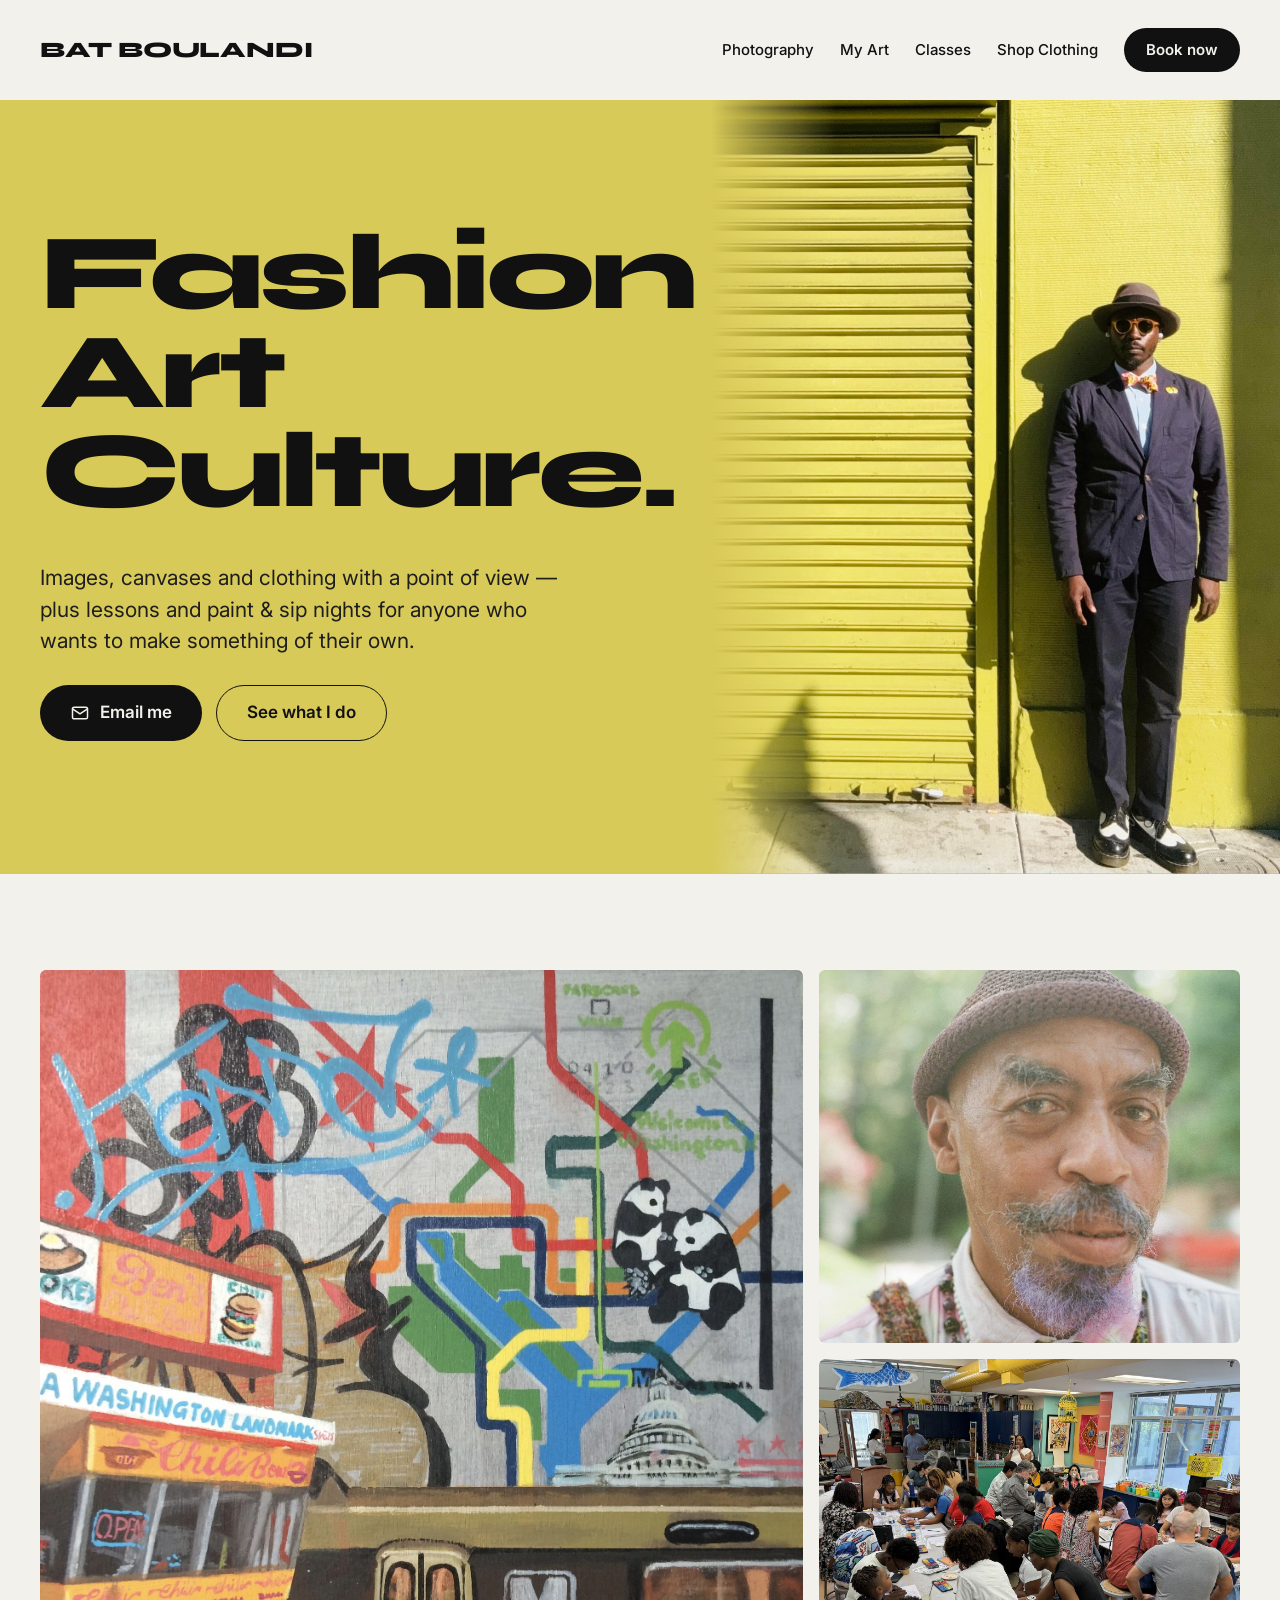
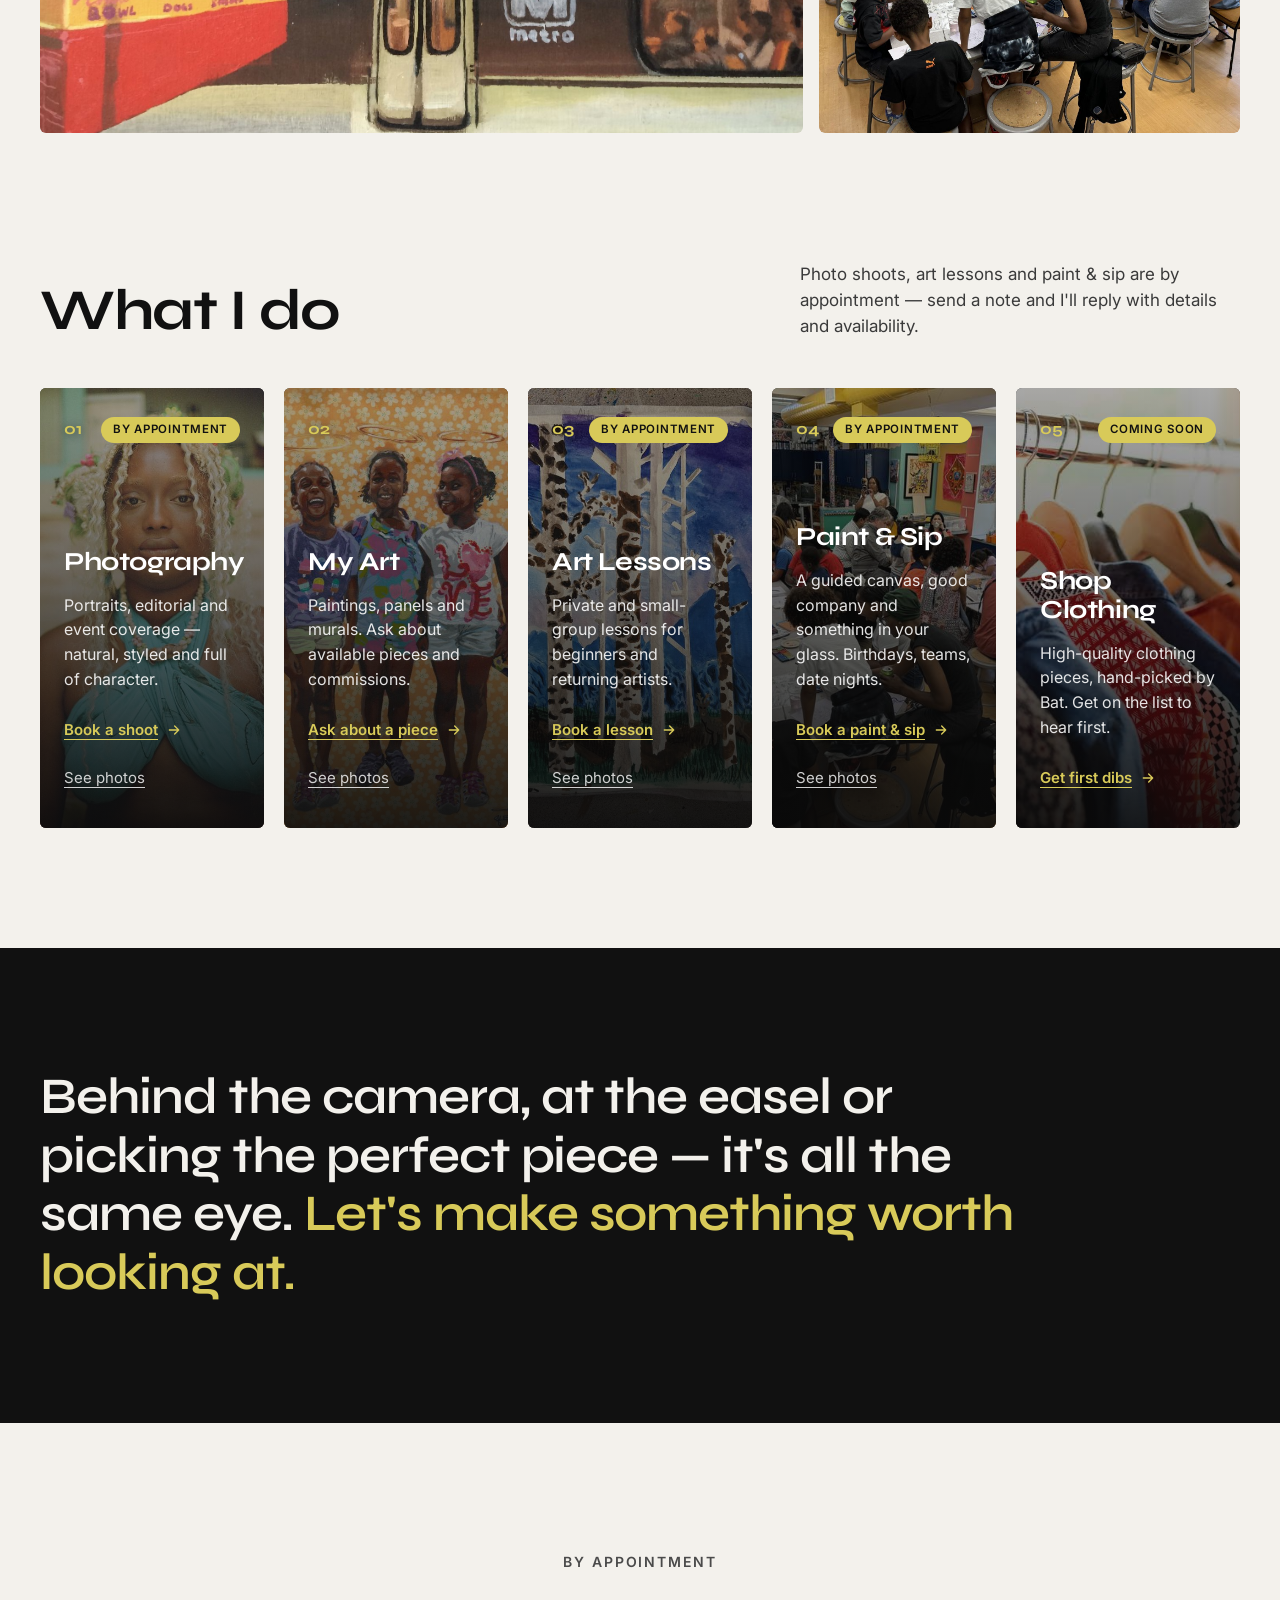
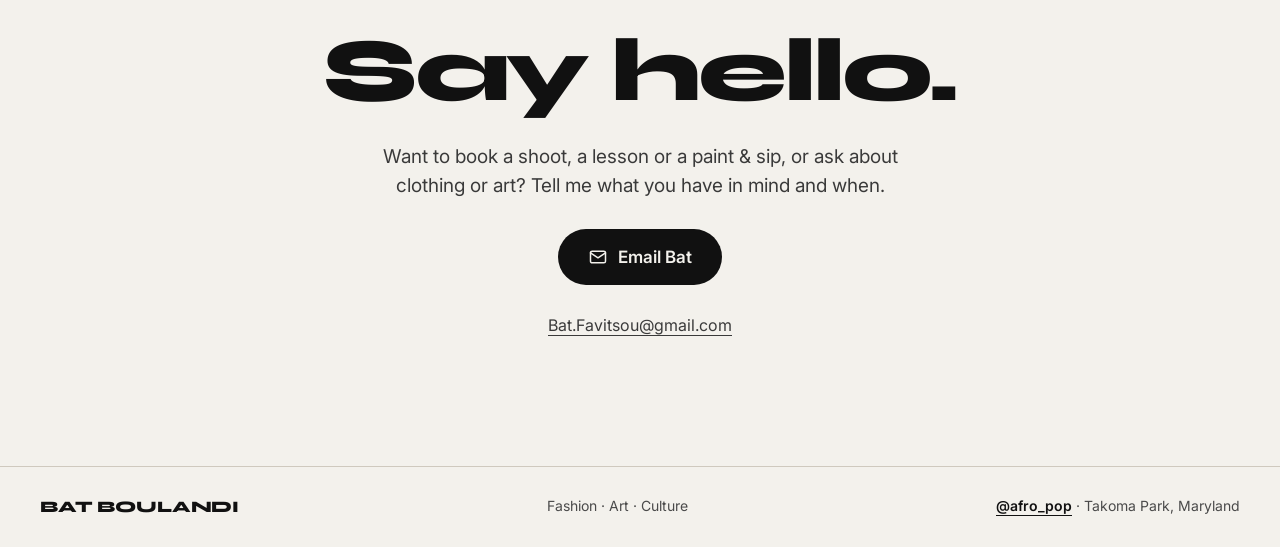
<file: index.html>
<!doctype html>
<html lang="en">
<head>
<meta charset="utf-8">
<meta name="viewport" content="width=device-width, initial-scale=1">
<title>Bat Boulandi — Fashion · Art · Culture</title>
<meta name="description" content="Bat Boulandi — photography, art, lessons, paint &amp; sip and clothing in Takoma Park, Maryland.">
<link rel="preconnect" href="https://fonts.googleapis.com">
<link rel="stylesheet" href="https://fonts.googleapis.com/css2?family=Syne:wght@500;600;700;800&amp;family=Inter:wght@400;500;600&amp;display=swap">
<link rel="stylesheet" href="styles.css">
</head>
<body>
<header class="wrap header">
  <a href="index.html" class="logo">BAT BOULANDI</a>
  <nav class="nav" aria-label="Main">
    <a href="photography.html" class="navlink">Photography</a><a href="art.html" class="navlink">My Art</a><a href="classes.html" class="navlink">Classes</a><a href="clothing.html" class="navlink">Shop Clothing</a>
    <a href="book.html" class="btn btn-dark btn-sm">Book now</a>
  </nav>
</header>
<main>
<section class="hero-wall">
  <div class="hero-wall-in">
    <div class="hero-copy">
  <h1 class="h-hero">Fashion<br>Art<br>Culture<span class="dot">.</span></h1>
  <div class="hero-row">
    <p class="lede">Images, canvases and clothing with a point of view — plus lessons and paint &amp; sip nights for anyone who wants to make something of their own.</p>
    <div class="ctas"><a href="mailto:Bat.Favitsou@gmail.com?subject=Hello%20Bat" class="btn btn-dark"><svg aria-hidden="true" width="20" height="20" viewBox="0 0 24 24" fill="none" stroke="currentColor" stroke-width="1.8" stroke-linecap="round" stroke-linejoin="round"><rect x="3" y="5" width="18" height="14" rx="2"></rect><path d="M3 7l9 6 9-6"></path></svg>Email me</a><a href="#services" class="btn btn-line">See what I do</a></div>
  </div>
</div>
    <figure class="hero-photo"><img src="images/bat-yellow-wall.jpg" alt="Bat Boulandi in a navy suit, fedora and bow tie against a yellow wall" width="944" height="1263" fetchpriority="high"></figure>
  </div>
</section>
<section class="wrap strip">
  <a href="art.html" class="strip-big"><img src="images/art/paintings-01.jpg" alt="Painting of DC: Metro map, Ben&#x27;s Chili Bowl and a Metro train"></a>
  <div class="strip-col">
    <a href="photography.html"><img src="images/photography/photography-05.jpg" alt="Portrait of an older man in a knit cap and bow tie"></a>
    <a href="classes.html#paint-sip"><img src="images/paint-sip/paint-sip-01.jpg" alt="A full room at a paint &amp; sip"></a>
  </div>
</section>
<section id="services" class="wrap services">
  <div class="sec-head"><h2 class="h2">What I do</h2><p>Photo shoots, art lessons and paint &amp; sip are by appointment — send a note and I'll reply with details and availability.</p></div>
  <div class="cards"><article class="card card-img"><img class="card-bg" src="images/photography/thumbs/photography-01.jpg" alt="" loading="lazy"><div class="card-shade" aria-hidden="true"></div>
  <div class="card-top"><span class="num">01</span><span class="badge">By appointment</span></div>
  <h3><a href="photography.html" class="card-title">Photography</a></h3>
  <p>Portraits, editorial and event coverage — natural, styled and full of character.</p>
  <div class="card-links"><a href="book.html?type=shoot" class="card-cta">Book a shoot <svg aria-hidden="true" width="16" height="16" viewBox="0 0 24 24" fill="none" stroke="currentColor" stroke-width="2" stroke-linecap="round" stroke-linejoin="round"><path d="M5 12h14M13 6l6 6-6 6"></path></svg></a><a href="photography.html" class="card-more">See photos</a></div>
</article><article class="card card-img"><img class="card-bg" src="images/art/thumbs/paintings-02.jpg" alt="" loading="lazy"><div class="card-shade" aria-hidden="true"></div>
  <div class="card-top"><span class="num">02</span></div>
  <h3><a href="art.html" class="card-title">My Art</a></h3>
  <p>Paintings, panels and murals. Ask about available pieces and commissions.</p>
  <div class="card-links"><a href="mailto:Bat.Favitsou@gmail.com?subject=Art%20inquiry" class="card-cta">Ask about a piece <svg aria-hidden="true" width="16" height="16" viewBox="0 0 24 24" fill="none" stroke="currentColor" stroke-width="2" stroke-linecap="round" stroke-linejoin="round"><path d="M5 12h14M13 6l6 6-6 6"></path></svg></a><a href="art.html" class="card-more">See photos</a></div>
</article><article class="card card-img"><img class="card-bg" src="images/lessons/thumbs/lessons-03.jpg" alt="" loading="lazy"><div class="card-shade" aria-hidden="true"></div>
  <div class="card-top"><span class="num">03</span><span class="badge">By appointment</span></div>
  <h3><a href="classes.html#lessons" class="card-title">Art Lessons</a></h3>
  <p>Private and small-group lessons for beginners and returning artists.</p>
  <div class="card-links"><a href="book.html?type=lesson" class="card-cta">Book a lesson <svg aria-hidden="true" width="16" height="16" viewBox="0 0 24 24" fill="none" stroke="currentColor" stroke-width="2" stroke-linecap="round" stroke-linejoin="round"><path d="M5 12h14M13 6l6 6-6 6"></path></svg></a><a href="classes.html#lessons" class="card-more">See photos</a></div>
</article><article class="card card-img"><img class="card-bg" src="images/paint-sip/thumbs/paint-sip-01.jpg" alt="" loading="lazy"><div class="card-shade" aria-hidden="true"></div>
  <div class="card-top"><span class="num">04</span><span class="badge">By appointment</span></div>
  <h3><a href="classes.html#paint-sip" class="card-title">Paint &amp; Sip</a></h3>
  <p>A guided canvas, good company and something in your glass. Birthdays, teams, date nights.</p>
  <div class="card-links"><a href="book.html?type=paint-sip" class="card-cta">Book a paint &amp; sip <svg aria-hidden="true" width="16" height="16" viewBox="0 0 24 24" fill="none" stroke="currentColor" stroke-width="2" stroke-linecap="round" stroke-linejoin="round"><path d="M5 12h14M13 6l6 6-6 6"></path></svg></a><a href="classes.html#paint-sip" class="card-more">See photos</a></div>
</article><article class="card card-img"><img class="card-bg" src="images/clothing/clothing-rack.jpg" alt="" loading="lazy"><div class="card-shade" aria-hidden="true"></div>
  <div class="card-top"><span class="num">05</span><span class="badge badge-soon">Coming soon</span></div>
  <h3><a href="clothing.html" class="card-title">Shop Clothing</a></h3>
  <p>High-quality clothing pieces, hand-picked by Bat. Get on the list to hear first.</p>
  <div class="card-links"><a href="clothing.html" class="card-cta">Get first dibs <svg aria-hidden="true" width="16" height="16" viewBox="0 0 24 24" fill="none" stroke="currentColor" stroke-width="2" stroke-linecap="round" stroke-linejoin="round"><path d="M5 12h14M13 6l6 6-6 6"></path></svg></a></div>
</article></div>
</section>
<section class="statement"><div class="wrap"><p>Behind the camera, at the easel or picking the perfect piece — it's all the same eye. <span>Let's make something worth looking at.</span></p></div></section>
<section class="wrap contact">
  <p class="eyebrow">By appointment</p>
  <h2 class="h-cta">Say hello.</h2>
  <p class="contact-p">Want to book a shoot, a lesson or a paint &amp; sip, or ask about clothing or art? Tell me what you have in mind and when.</p>
  <a href="mailto:Bat.Favitsou@gmail.com?subject=Hello%20Bat" class="btn btn-dark"><svg aria-hidden="true" width="20" height="20" viewBox="0 0 24 24" fill="none" stroke="currentColor" stroke-width="1.8" stroke-linecap="round" stroke-linejoin="round"><rect x="3" y="5" width="18" height="14" rx="2"></rect><path d="M3 7l9 6 9-6"></path></svg>Email Bat</a>
  <a href="mailto:Bat.Favitsou@gmail.com?subject=Hello%20Bat" class="email-line">Bat.Favitsou@gmail.com</a>
</section>
</main>
<footer class="footer">
  <div class="wrap footer-in">
    <a href="index.html" class="logo logo-sm">BAT BOULANDI</a>
    <span>Fashion · Art · Culture</span>
    <span><a href="https://www.instagram.com/afro_pop/" class="ig">@afro_pop</a> · Takoma Park, Maryland</span>
  </div>
</footer>
<script src="gallery.js"></script>
</body>
</html>
</file>
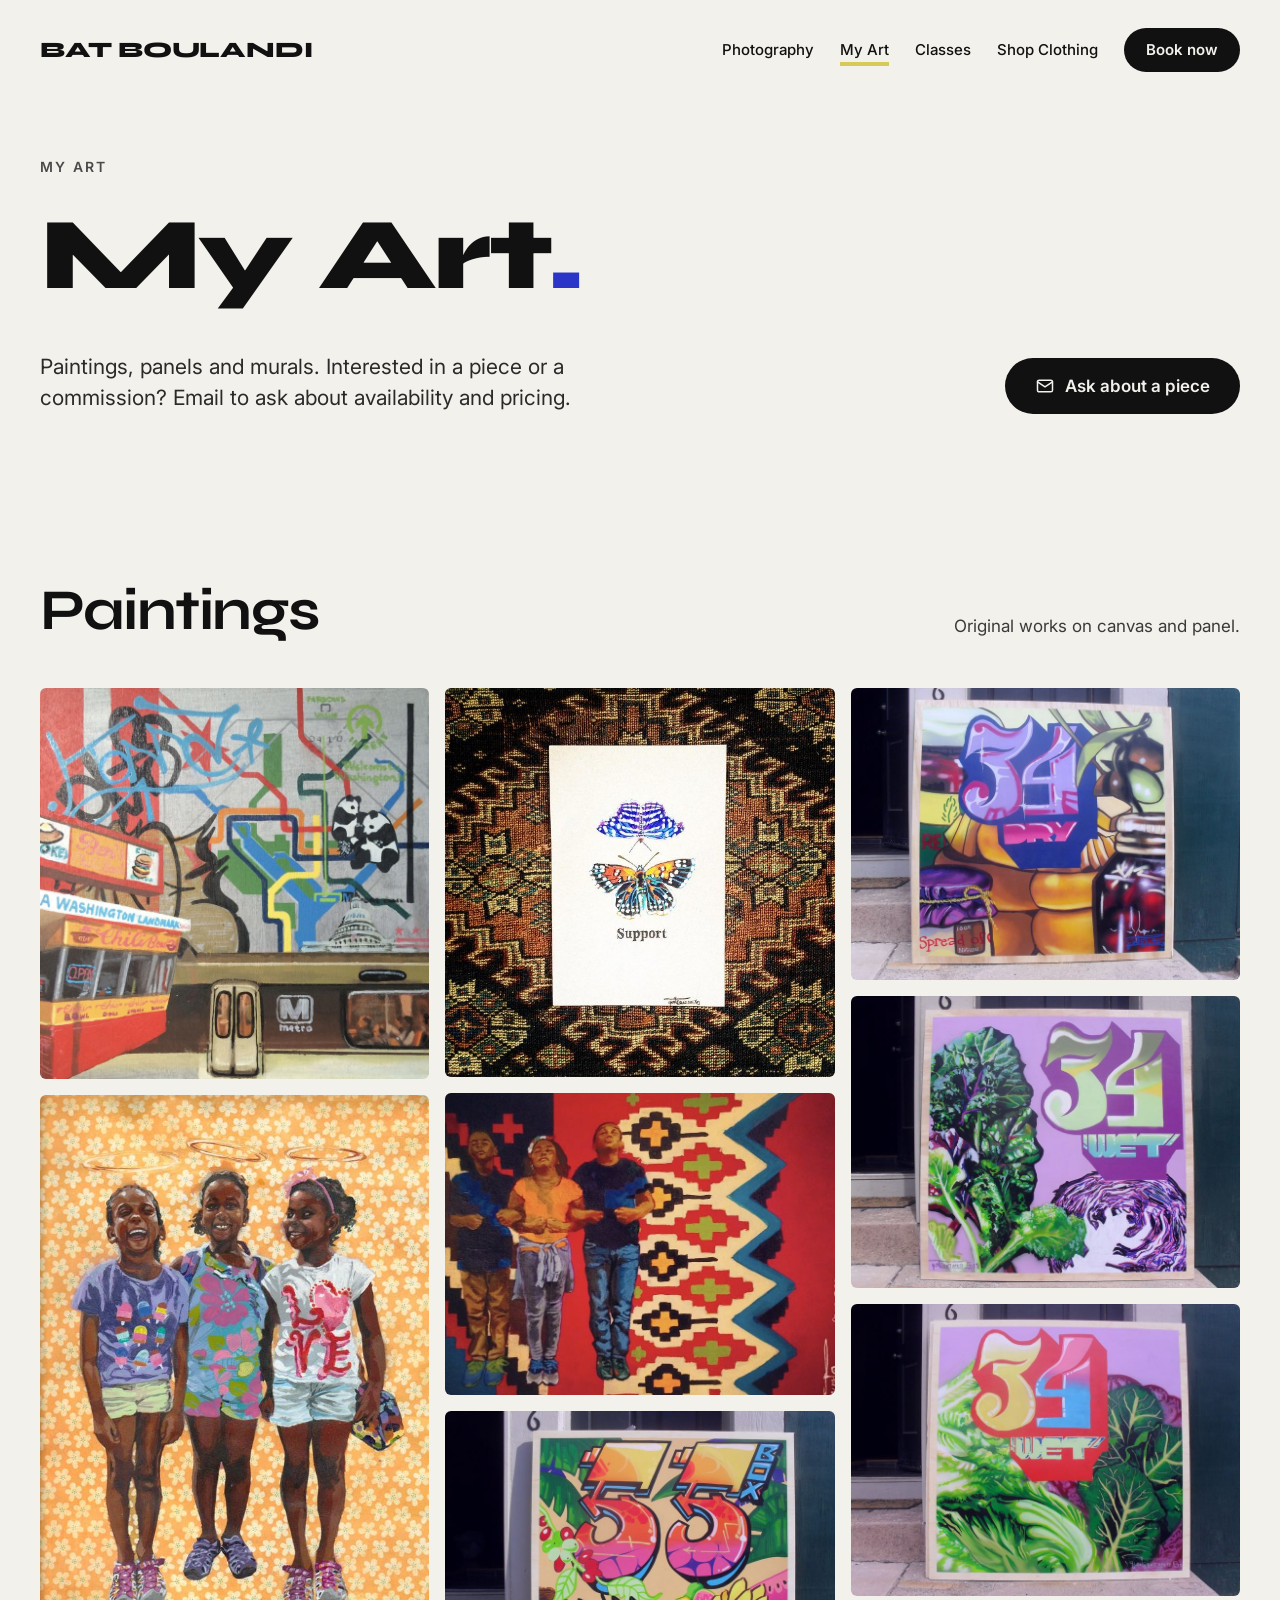
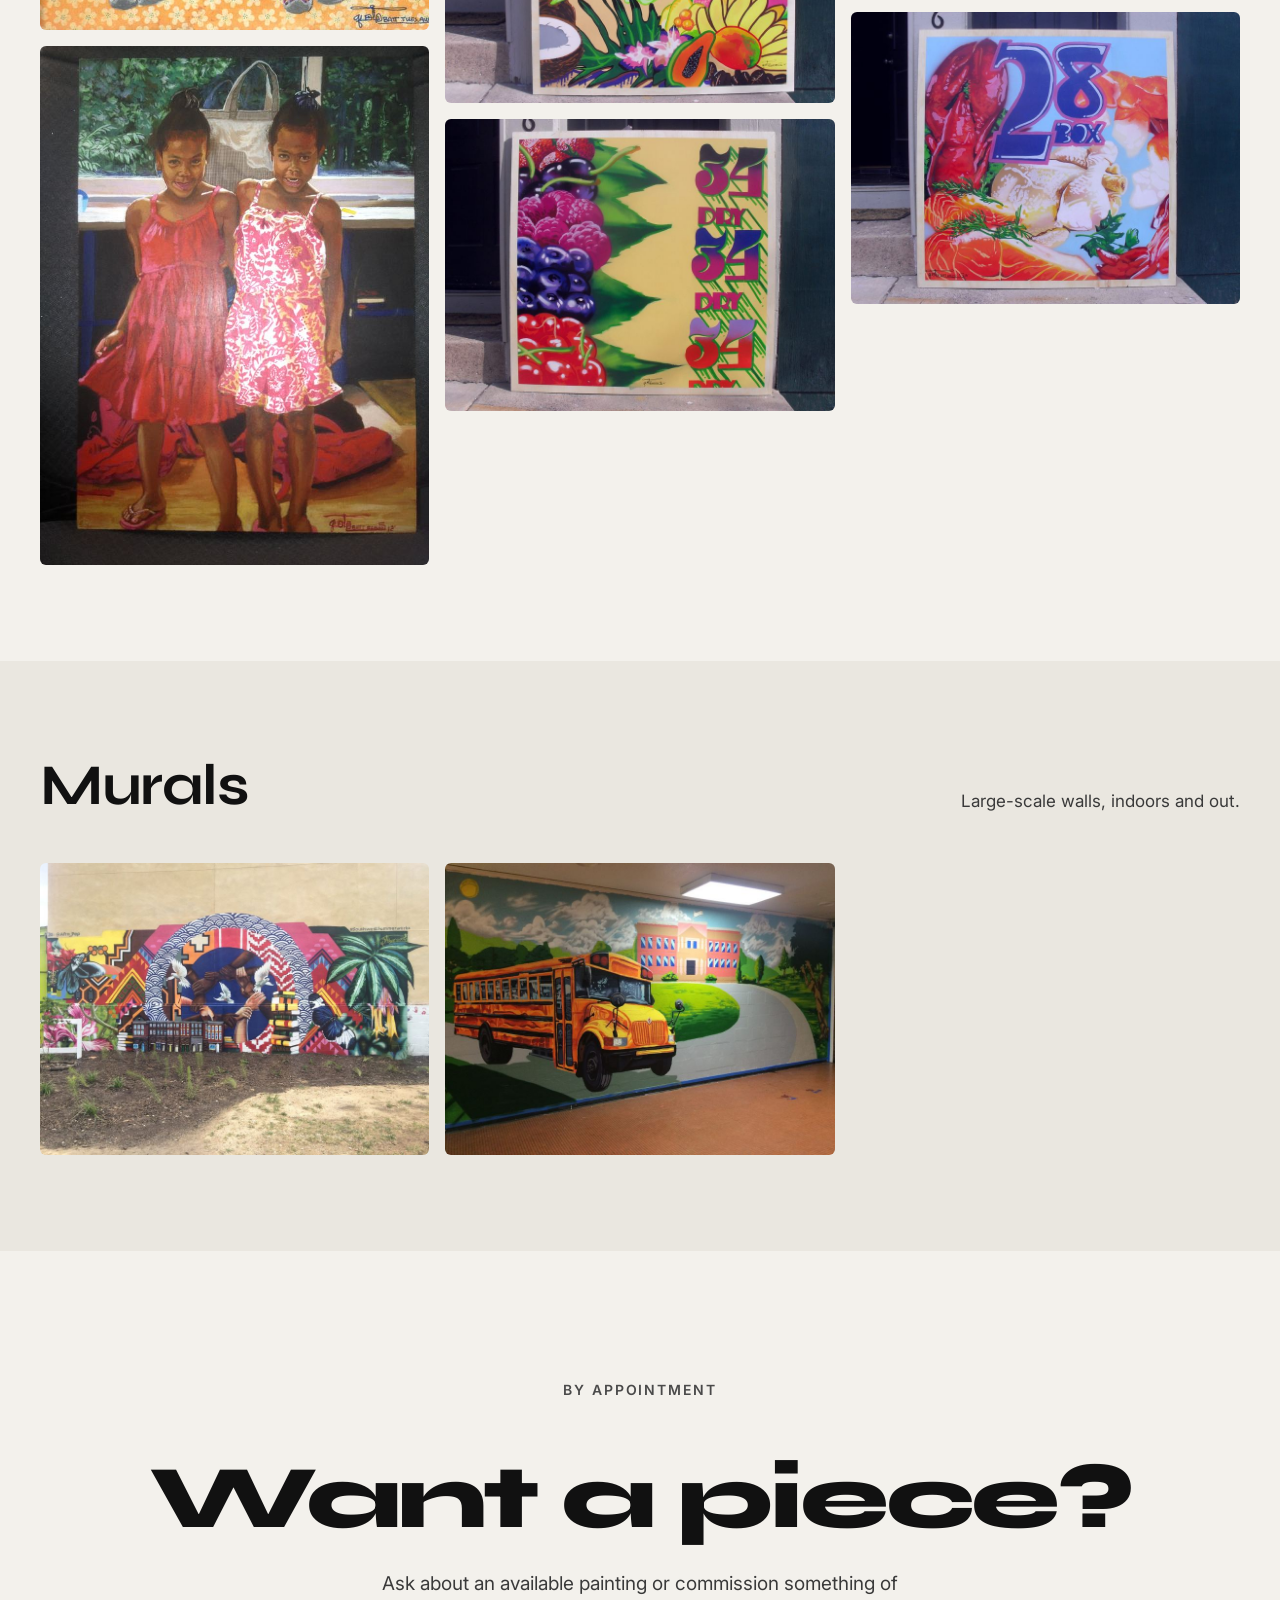
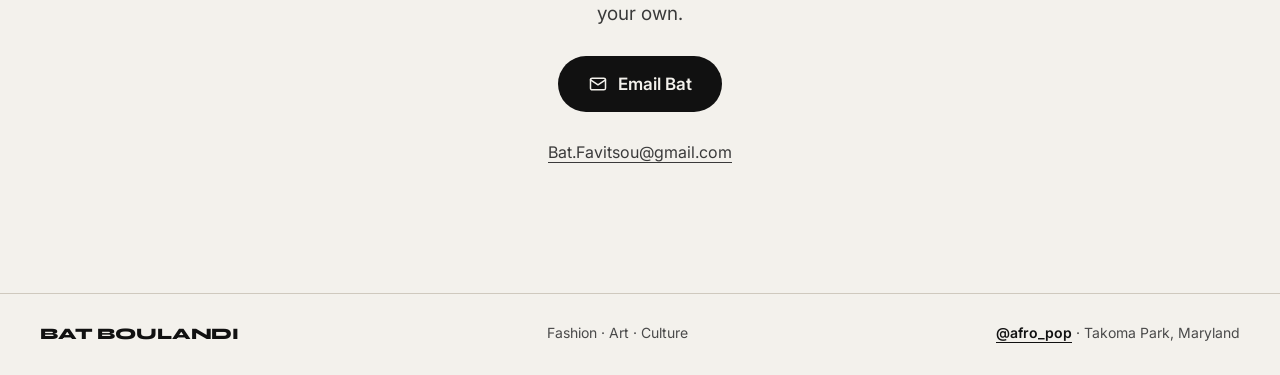
<file: art.html>
<!doctype html>
<html lang="en">
<head>
<meta charset="utf-8">
<meta name="viewport" content="width=device-width, initial-scale=1">
<title>My Art — Bat Boulandi</title>
<meta name="description" content="Original paintings by Bat Boulandi.">
<link rel="preconnect" href="https://fonts.googleapis.com">
<link rel="stylesheet" href="https://fonts.googleapis.com/css2?family=Syne:wght@500;600;700;800&amp;family=Inter:wght@400;500;600&amp;display=swap">
<link rel="stylesheet" href="styles.css">
</head>
<body>
<header class="wrap header">
  <a href="index.html" class="logo">BAT BOULANDI</a>
  <nav class="nav" aria-label="Main">
    <a href="photography.html" class="navlink">Photography</a><a href="art.html" class="navlink active" aria-current="page">My Art</a><a href="classes.html" class="navlink">Classes</a><a href="clothing.html" class="navlink">Shop Clothing</a>
    <a href="book.html" class="btn btn-dark btn-sm">Book now</a>
  </nav>
</header>
<main>
<section class="wrap page-hero">
  <p class="eyebrow">My Art</p>
  <h1 class="h-page">My Art<span class="dot">.</span></h1>
  <div class="hero-row">
    <p class="lede">Paintings, panels and murals. Interested in a piece or a commission? Email to ask about availability and pricing.</p>
    <div class="ctas"><a href="mailto:Bat.Favitsou@gmail.com?subject=Art%20inquiry" class="btn btn-dark"><svg aria-hidden="true" width="20" height="20" viewBox="0 0 24 24" fill="none" stroke="currentColor" stroke-width="1.8" stroke-linecap="round" stroke-linejoin="round"><rect x="3" y="5" width="18" height="14" rx="2"></rect><path d="M3 7l9 6 9-6"></path></svg>Ask about a piece</a></div>
  </div>
</section><section id="paintings" class="sec"><div class="wrap">
  <div class="sec-head"><h2 class="h2">Paintings</h2><p>Original works on canvas and panel.</p></div>
  <div class="masonry"><a class="m-item" href="images/art/paintings-01.jpg"><img src="images/art/thumbs/paintings-01.jpg" alt="Painting of DC: Metro map, Ben&#x27;s Chili Bowl and a Metro train" width="796" height="800" loading="lazy"></a><a class="m-item" href="images/art/paintings-02.jpg"><img src="images/art/thumbs/paintings-02.jpg" alt="Painting of three girls laughing" width="582" height="800" loading="lazy"></a><a class="m-item" href="images/art/paintings-08.jpg"><img src="images/art/thumbs/paintings-08.jpg" alt="Grace and Elana, painting of two girls in pink summer dresses" width="600" height="800" loading="lazy"></a><a class="m-item" href="images/art/paintings-11.jpg"><img src="images/art/thumbs/paintings-11.jpg" alt="&quot;Support,&quot; butterfly painting in acrylic on paper (sold)" width="597" height="597" loading="lazy"></a><a class="m-item" href="images/art/paintings-03.jpg"><img src="images/art/thumbs/paintings-03.jpg" alt="Painting of three children against a patterned background" width="800" height="621" loading="lazy"></a><a class="m-item" href="images/art/paintings-04.jpg"><img src="images/art/thumbs/paintings-04.jpg" alt="Painted panel with fruit and graffiti lettering" width="800" height="600" loading="lazy"></a><a class="m-item" href="images/art/paintings-05.jpg"><img src="images/art/thumbs/paintings-05.jpg" alt="Painted panel with berries and graffiti lettering" width="800" height="600" loading="lazy"></a><a class="m-item" href="images/art/paintings-06.jpg"><img src="images/art/thumbs/paintings-06.jpg" alt="Painted panel with food and graffiti lettering" width="800" height="600" loading="lazy"></a><a class="m-item" href="images/art/paintings-07.jpg"><img src="images/art/thumbs/paintings-07.jpg" alt="Painted panel with greens and graffiti lettering" width="800" height="600" loading="lazy"></a><a class="m-item" href="images/art/paintings-09.jpg"><img src="images/art/thumbs/paintings-09.jpg" alt="Painted panel &quot;34 WET&quot; with lettuce and collard greens" width="800" height="600" loading="lazy"></a><a class="m-item" href="images/art/paintings-10.jpg"><img src="images/art/thumbs/paintings-10.jpg" alt="Painted panel &quot;28 BOX&quot; with lobster, salmon and shrimp" width="800" height="600" loading="lazy"></a></div>
</div></section><section id="murals" class="sec sec-alt"><div class="wrap">
  <div class="sec-head"><h2 class="h2">Murals</h2><p>Large-scale walls, indoors and out.</p></div>
  <div class="masonry"><a class="m-item" href="images/art/murals-01.jpg"><img src="images/art/thumbs/murals-01.jpg" alt="#SouthwestSummerworks mural: linked hands, doves, rowhouses and books" width="800" height="600" loading="lazy"></a><a class="m-item" href="images/art/murals-02.jpg"><img src="images/art/thumbs/murals-02.jpg" alt="Indoor mural of a school bus and school building" width="800" height="600" loading="lazy"></a></div>
</div></section><section class="wrap contact">
  <p class="eyebrow">By appointment</p>
  <h2 class="h-cta">Want a piece?</h2>
  <p class="contact-p">Ask about an available painting or commission something of your own.</p>
  <a href="mailto:Bat.Favitsou@gmail.com?subject=Art%20inquiry" class="btn btn-dark"><svg aria-hidden="true" width="20" height="20" viewBox="0 0 24 24" fill="none" stroke="currentColor" stroke-width="1.8" stroke-linecap="round" stroke-linejoin="round"><rect x="3" y="5" width="18" height="14" rx="2"></rect><path d="M3 7l9 6 9-6"></path></svg>Email Bat</a>
  <a href="mailto:Bat.Favitsou@gmail.com?subject=Hello%20Bat" class="email-line">Bat.Favitsou@gmail.com</a>
</section>
</main>
<footer class="footer">
  <div class="wrap footer-in">
    <a href="index.html" class="logo logo-sm">BAT BOULANDI</a>
    <span>Fashion · Art · Culture</span>
    <span><a href="https://www.instagram.com/afro_pop/" class="ig">@afro_pop</a> · Takoma Park, Maryland</span>
  </div>
</footer>
<script src="gallery.js"></script>
</body>
</html>
</file>
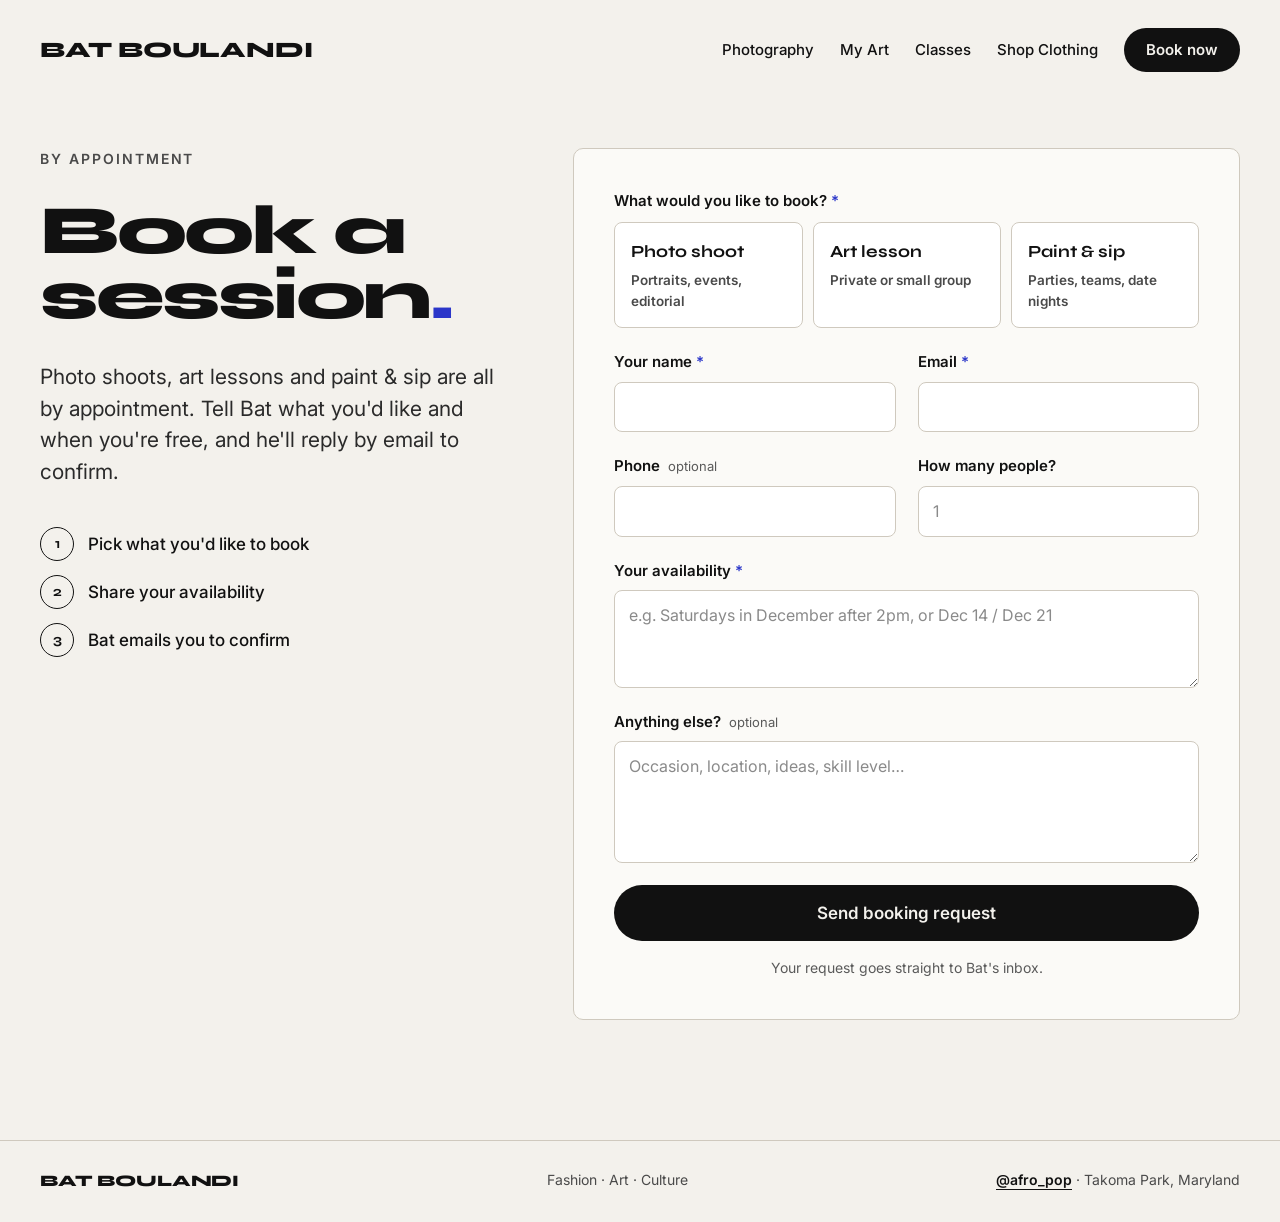
<file: book.html>
<!doctype html>
<html lang="en">
<head>
<meta charset="utf-8">
<meta name="viewport" content="width=device-width, initial-scale=1">
<title>Book a Session — Bat Boulandi</title>
<meta name="description" content="Book a photo shoot, art lesson or paint &amp; sip with Bat Boulandi in Takoma Park, Maryland.">
<link rel="preconnect" href="https://fonts.googleapis.com">
<link rel="stylesheet" href="https://fonts.googleapis.com/css2?family=Syne:wght@500;600;700;800&amp;family=Inter:wght@400;500;600&amp;display=swap">
<link rel="stylesheet" href="styles.css">
</head>
<body>
<header class="wrap header">
  <a href="index.html" class="logo">BAT BOULANDI</a>
  <nav class="nav" aria-label="Main">
    <a href="photography.html" class="navlink">Photography</a><a href="art.html" class="navlink">My Art</a><a href="classes.html" class="navlink">Classes</a><a href="clothing.html" class="navlink">Shop Clothing</a>
    <a href="book.html" class="btn btn-dark btn-sm">Book now</a>
  </nav>
</header>
<main>
<section class="wrap book">
  <div class="book-intro">
    <p class="eyebrow">By appointment</p>
    <h1 class="h-page">Book a<br>session<span class="dot">.</span></h1>
    <p class="lede">Photo shoots, art lessons and paint &amp; sip are all by appointment. Tell Bat what you'd like and when you're free, and he'll reply by email to confirm.</p>
    <ol class="steps">
      <li><span>1</span>Pick what you'd like to book</li>
      <li><span>2</span>Share your availability</li>
      <li><span>3</span>Bat emails you to confirm</li>
    </ol>
  </div>

  <div class="book-card">
    <form id="book-form" class="form" action="https://formsubmit.co/Bat.Favitsou@gmail.com" method="POST" novalidate>
      <input type="hidden" name="_subject" id="f-subject" value="New booking request">
      <input type="hidden" name="_template" value="table">
      <input type="hidden" name="_next" value="https://ggranger757.github.io/Batsite/book.html?sent=1">
      <input type="text" name="_honey" class="hp" tabindex="-1" autocomplete="off" aria-hidden="true">

      <fieldset class="field">
        <legend>What would you like to book? <span class="req" aria-hidden="true">*</span></legend>
        <div class="choices">
          <label class="choice"><input type="radio" name="Service" value="Photo shoot" data-type="shoot" required><span class="choice-box"><span class="choice-t">Photo shoot</span><span class="choice-d">Portraits, events, editorial</span></span></label>
          <label class="choice"><input type="radio" name="Service" value="Art lesson" data-type="lesson" required><span class="choice-box"><span class="choice-t">Art lesson</span><span class="choice-d">Private or small group</span></span></label>
          <label class="choice"><input type="radio" name="Service" value="Paint &amp; sip" data-type="paint-sip" required><span class="choice-box"><span class="choice-t">Paint &amp; sip</span><span class="choice-d">Parties, teams, date nights</span></span></label>
        </div>
        <p class="err" data-for="Service">Choose what you'd like to book.</p>
      </fieldset>

      <div class="row">
        <div class="field">
          <label for="f-name">Your name <span class="req" aria-hidden="true">*</span></label>
          <input id="f-name" name="Name" type="text" autocomplete="name" required>
          <p class="err" data-for="Name">Enter your name.</p>
        </div>
        <div class="field">
          <label for="f-email">Email <span class="req" aria-hidden="true">*</span></label>
          <input id="f-email" name="email" type="email" autocomplete="email" required>
          <p class="err" data-for="email">Enter an email so Bat can reply.</p>
        </div>
      </div>

      <div class="row">
        <div class="field">
          <label for="f-phone">Phone <span class="opt">optional</span></label>
          <input id="f-phone" name="Phone" type="tel" autocomplete="tel">
        </div>
        <div class="field" id="group-field">
          <label for="f-group">How many people?</label>
          <input id="f-group" name="Group size" type="number" min="1" inputmode="numeric" placeholder="1">
        </div>
      </div>

      <div class="field">
        <label for="f-avail">Your availability <span class="req" aria-hidden="true">*</span></label>
        <textarea id="f-avail" name="Availability" rows="3" required placeholder="e.g. Saturdays in December after 2pm, or Dec 14 / Dec 21"></textarea>
        <p class="err" data-for="Availability">Let Bat know when you're free.</p>
      </div>

      <div class="field">
        <label for="f-msg">Anything else? <span class="opt">optional</span></label>
        <textarea id="f-msg" name="Details" rows="4" placeholder="Occasion, location, ideas, skill level…"></textarea>
      </div>

      <button type="submit" class="btn btn-dark btn-submit" id="f-submit">Send booking request</button>
      <p class="form-note" id="f-status" role="status" aria-live="polite">Your request goes straight to Bat's inbox.</p>
    </form>

    <div class="sent" id="book-sent" hidden tabindex="-1">
      <span class="sent-icon"><svg aria-hidden="true" width="28" height="28" viewBox="0 0 24 24" fill="none" stroke="currentColor" stroke-width="2" stroke-linecap="round" stroke-linejoin="round"><path d="M5 12.5l4.5 4.5L19 7.5"></path></svg></span>
      <h2>Request sent.</h2>
      <p>Thanks! Bat will email you soon to confirm your booking.</p>
      <a href="index.html" class="btn btn-line">Back to home</a>
    </div>
  </div>
</section>
</main>
<footer class="footer">
  <div class="wrap footer-in">
    <a href="index.html" class="logo logo-sm">BAT BOULANDI</a>
    <span>Fashion · Art · Culture</span>
    <span><a href="https://www.instagram.com/afro_pop/" class="ig">@afro_pop</a> · Takoma Park, Maryland</span>
  </div>
</footer>
<script src="book.js"></script>
</body>
</html>
</file>
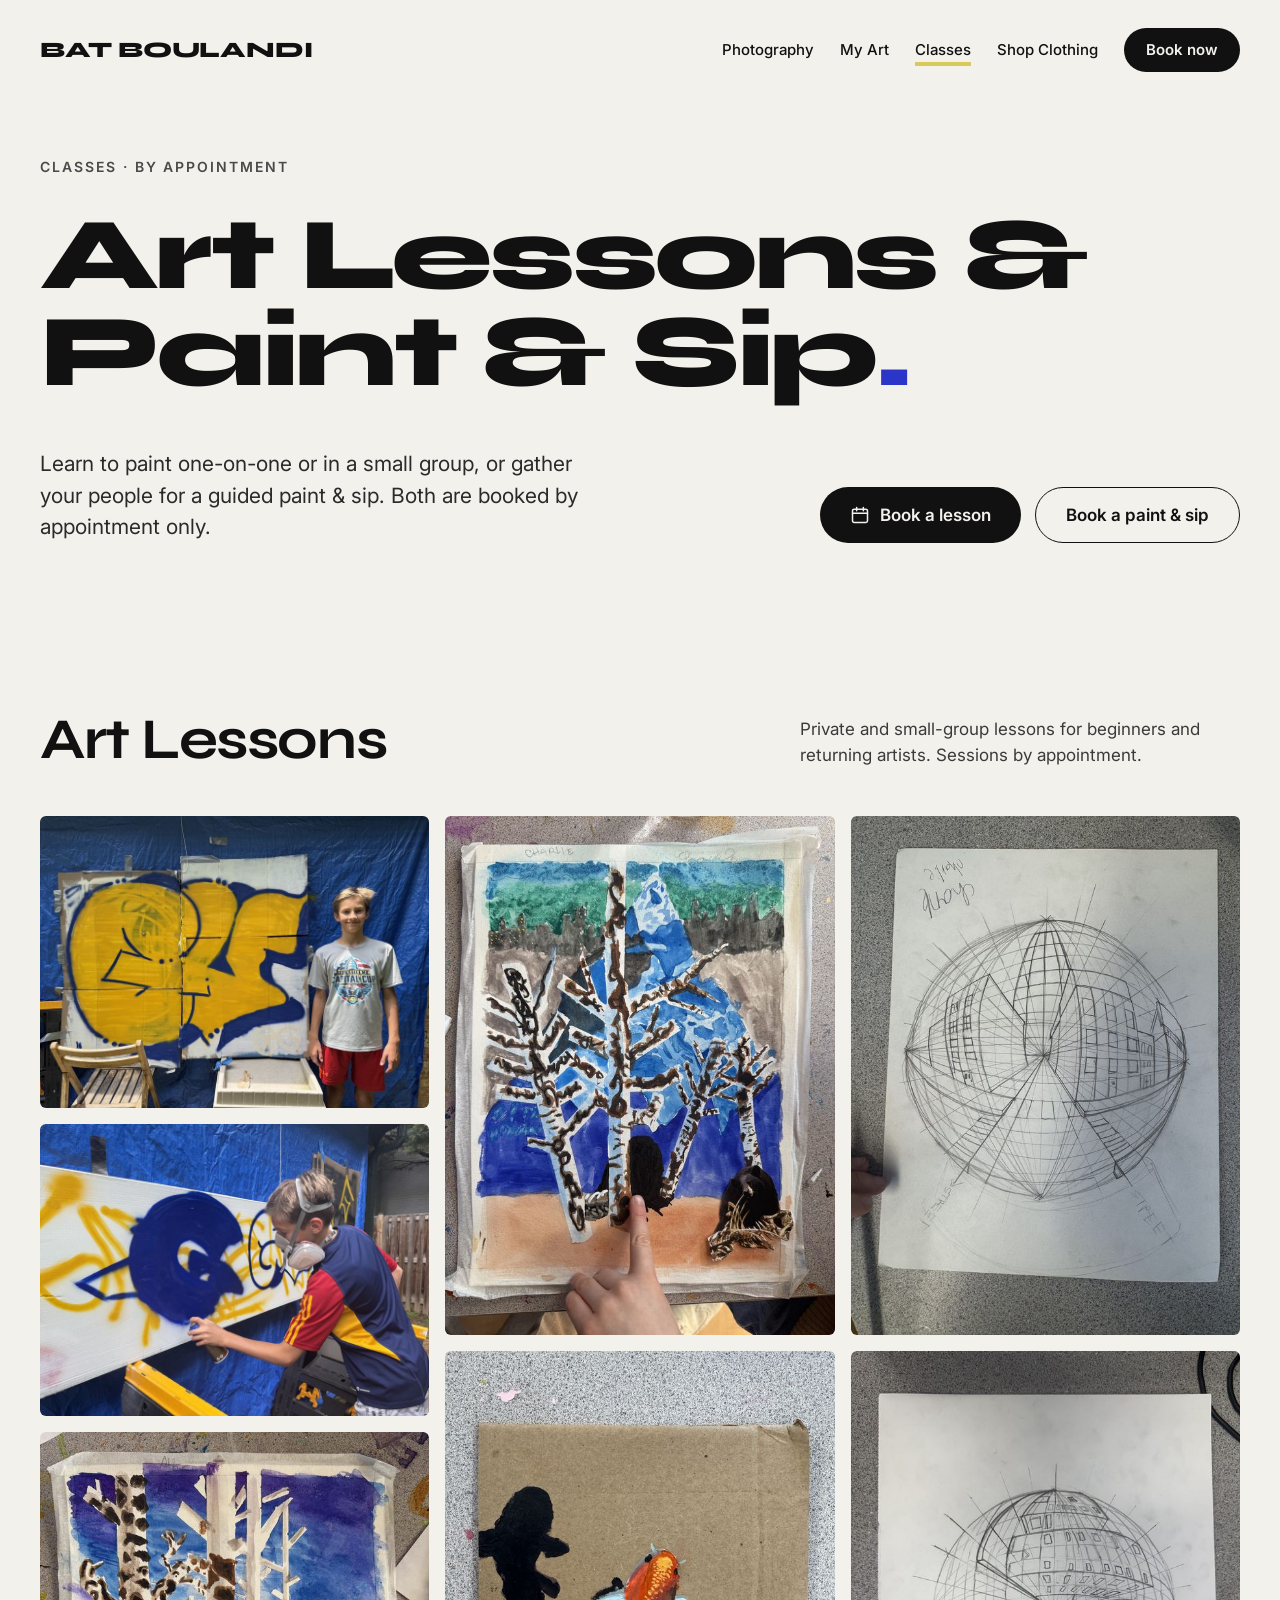
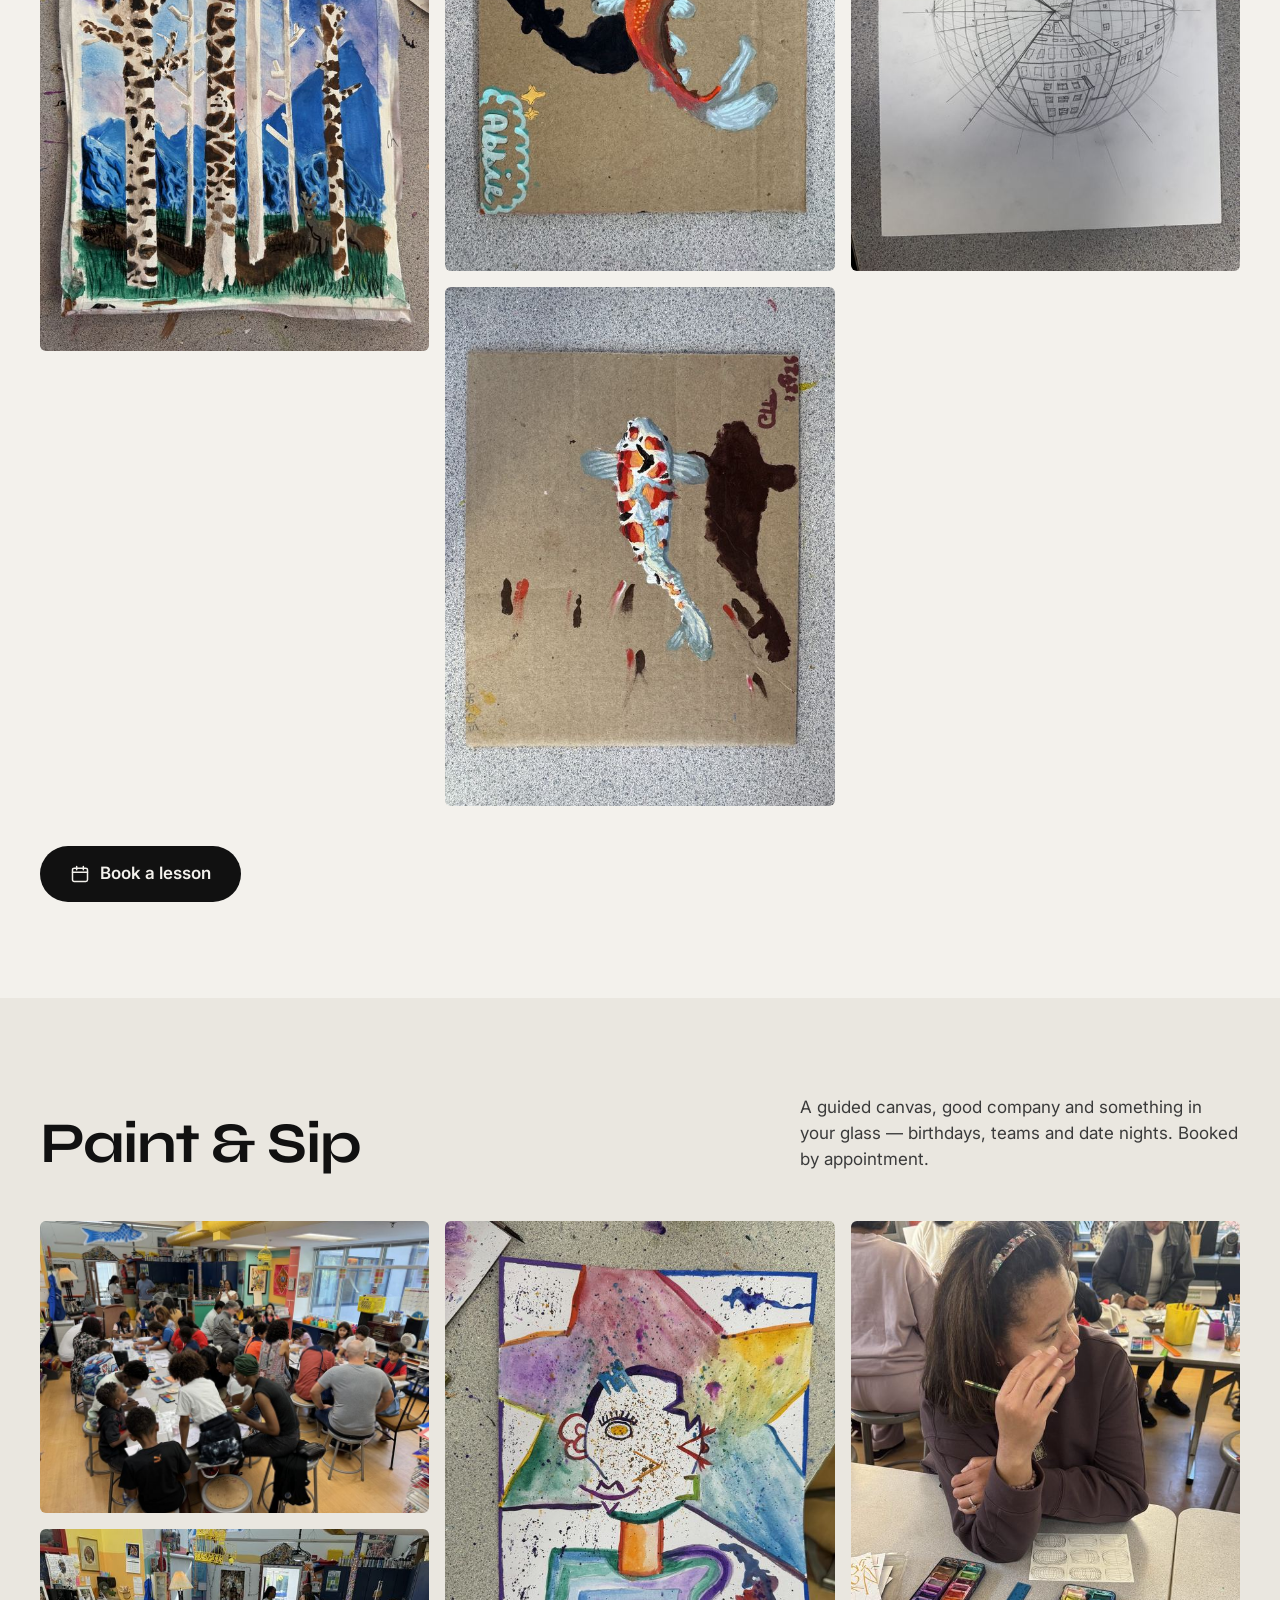
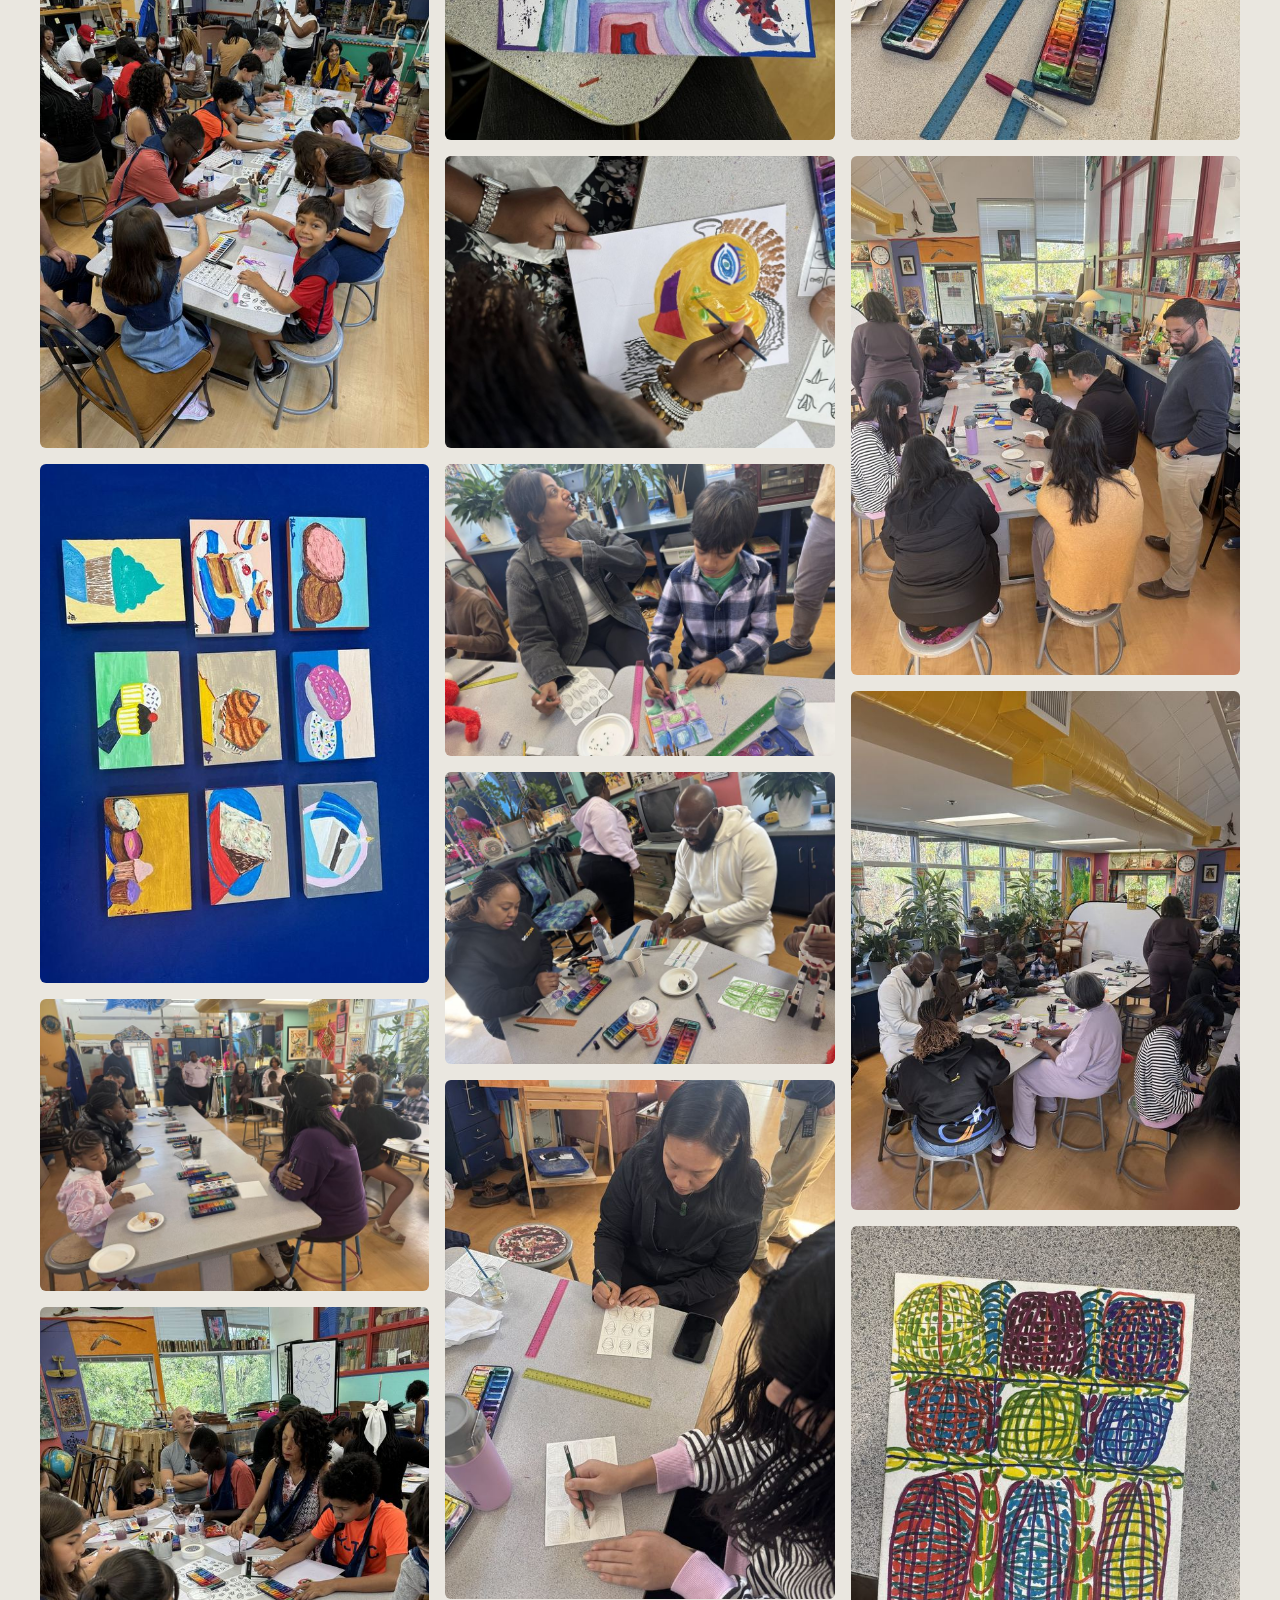
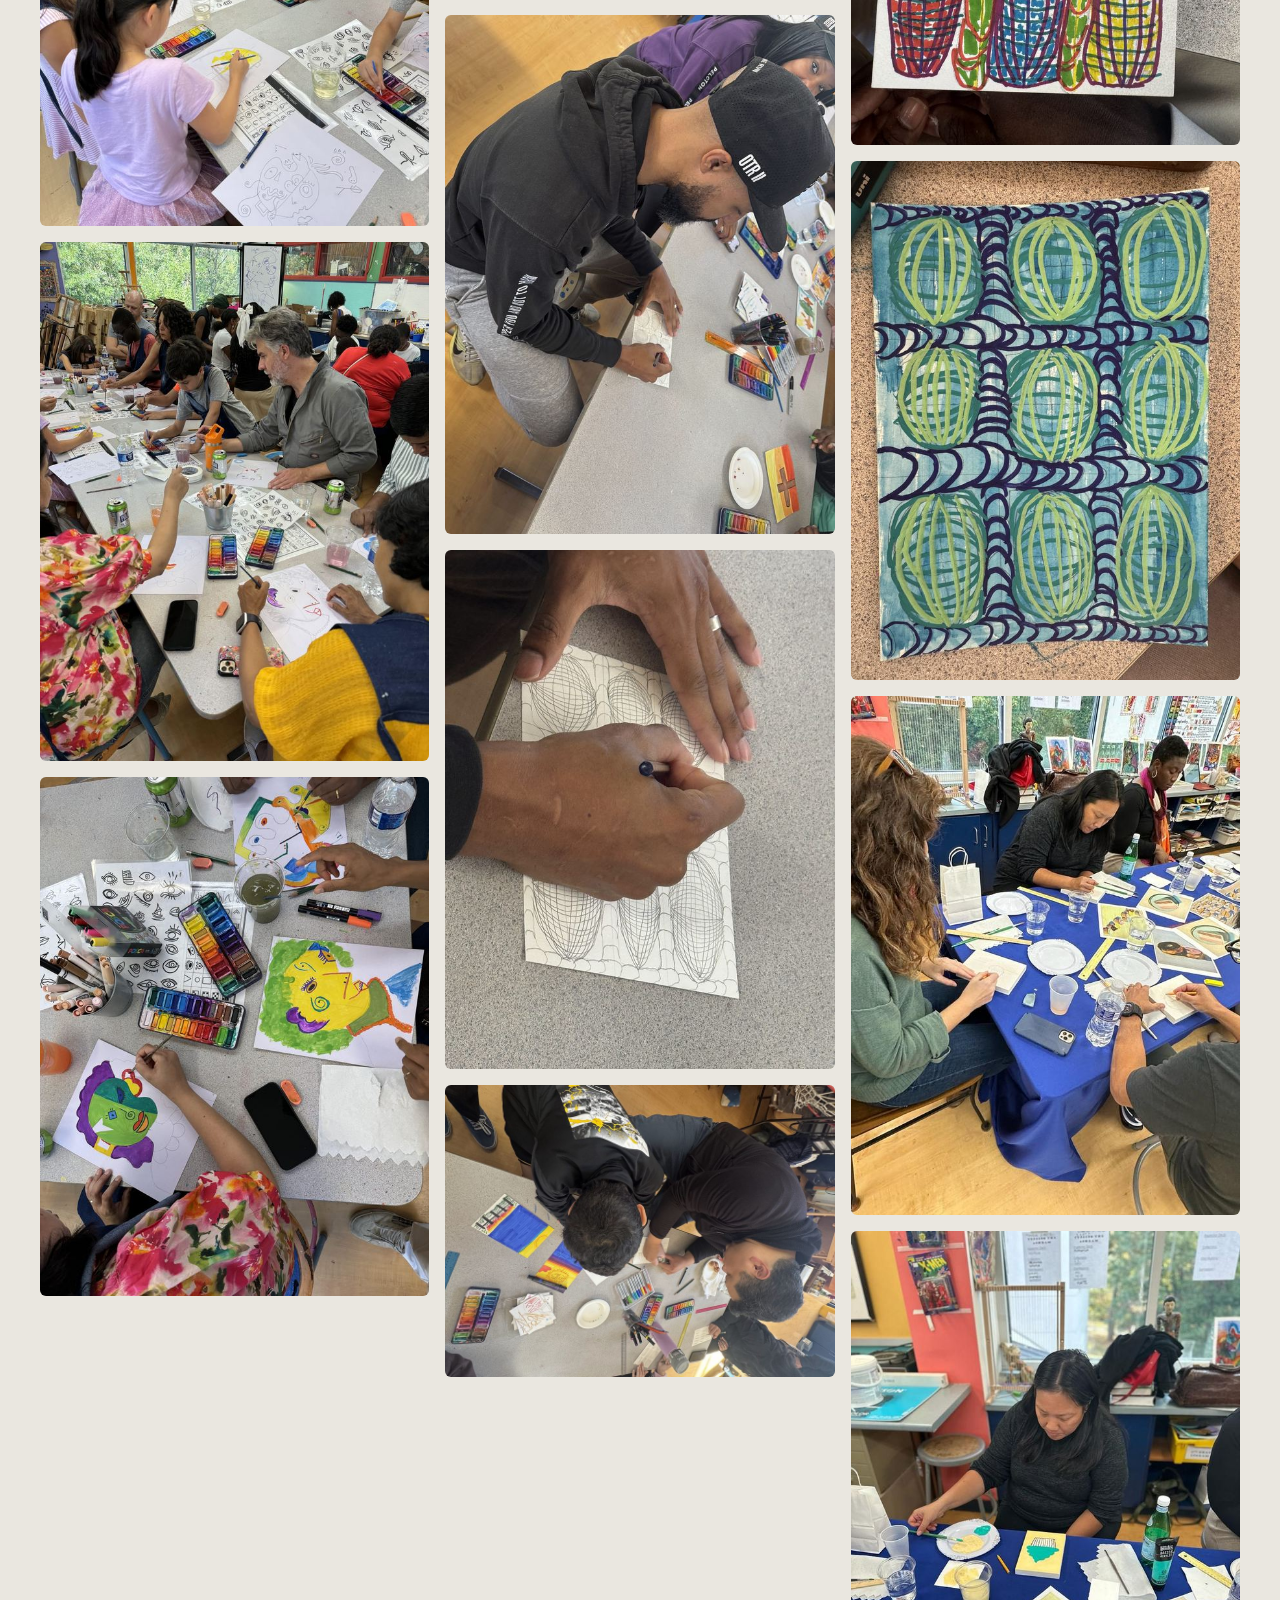
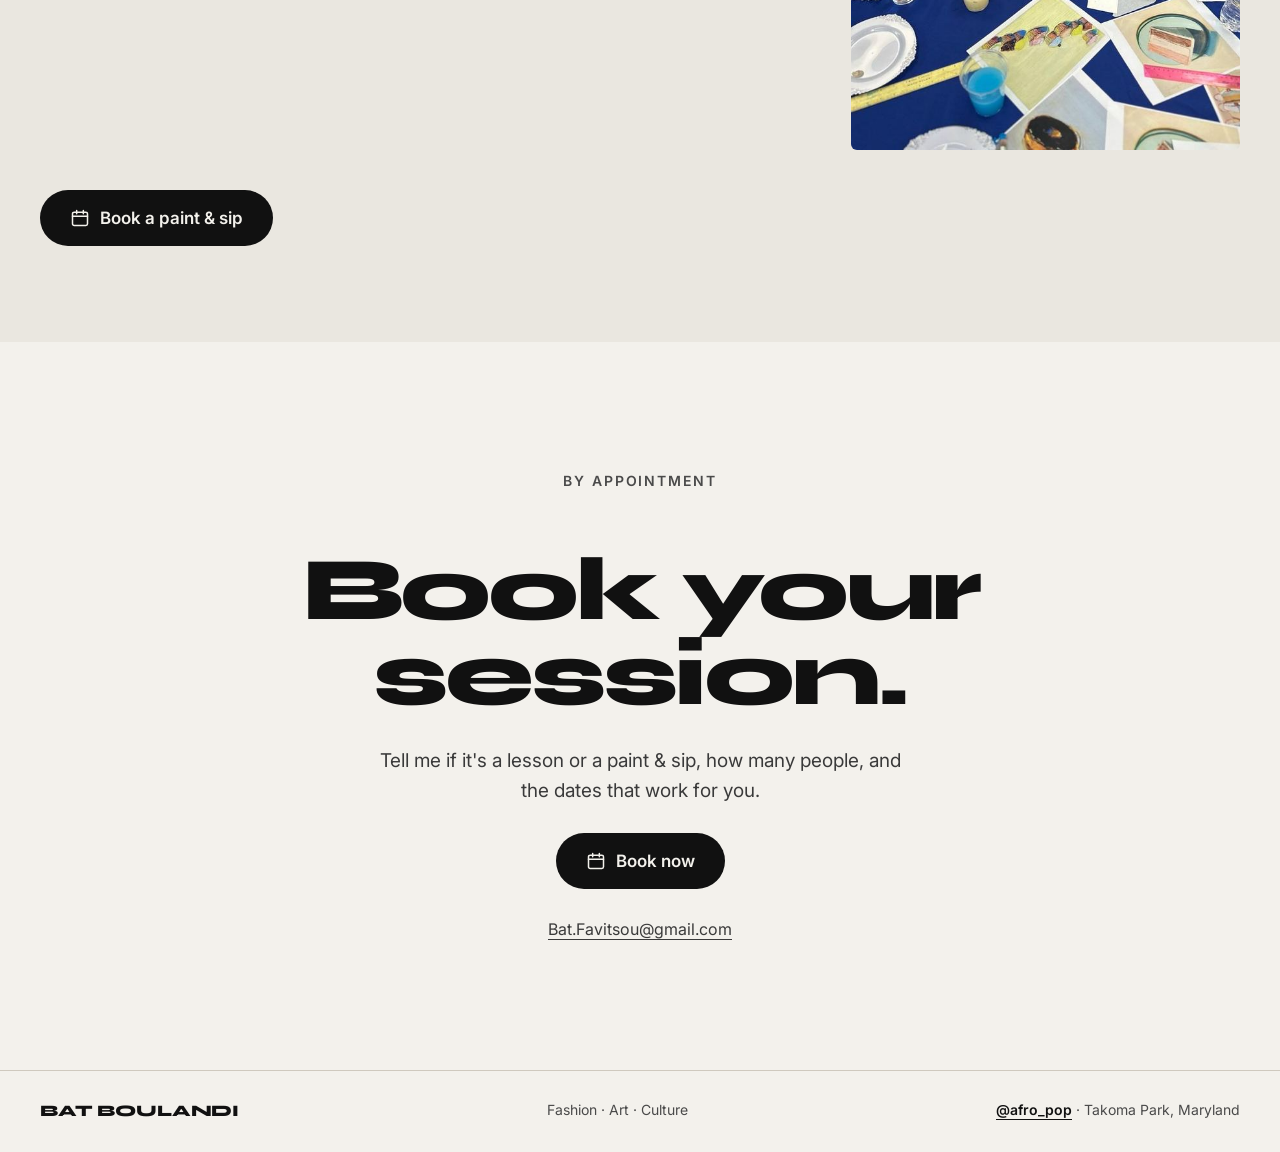
<file: classes.html>
<!doctype html>
<html lang="en">
<head>
<meta charset="utf-8">
<meta name="viewport" content="width=device-width, initial-scale=1">
<title>Art Lessons &amp; Paint &amp; Sip — Bat Boulandi</title>
<meta name="description" content="Art lessons and paint &amp; sip events with Bat Boulandi in Takoma Park, Maryland. By appointment.">
<link rel="preconnect" href="https://fonts.googleapis.com">
<link rel="stylesheet" href="https://fonts.googleapis.com/css2?family=Syne:wght@500;600;700;800&amp;family=Inter:wght@400;500;600&amp;display=swap">
<link rel="stylesheet" href="styles.css">
</head>
<body>
<header class="wrap header">
  <a href="index.html" class="logo">BAT BOULANDI</a>
  <nav class="nav" aria-label="Main">
    <a href="photography.html" class="navlink">Photography</a><a href="art.html" class="navlink">My Art</a><a href="classes.html" class="navlink active" aria-current="page">Classes</a><a href="clothing.html" class="navlink">Shop Clothing</a>
    <a href="book.html" class="btn btn-dark btn-sm">Book now</a>
  </nav>
</header>
<main>
<section class="wrap page-hero">
  <p class="eyebrow">Classes · By appointment</p>
  <h1 class="h-page">Art Lessons &amp;<br>Paint &amp; Sip<span class="dot">.</span></h1>
  <div class="hero-row">
    <p class="lede">Learn to paint one-on-one or in a small group, or gather your people for a guided paint &amp; sip. Both are booked by appointment only.</p>
    <div class="ctas"><a href="book.html?type=lesson" class="btn btn-dark"><svg aria-hidden="true" width="20" height="20" viewBox="0 0 24 24" fill="none" stroke="currentColor" stroke-width="1.8" stroke-linecap="round" stroke-linejoin="round"><rect x="3" y="5" width="18" height="16" rx="2"></rect><path d="M3 10h18M8 3v4M16 3v4"></path></svg>Book a lesson</a><a href="book.html?type=paint-sip" class="btn btn-line">Book a paint &amp; sip</a></div>
  </div>
</section><section id="lessons" class="sec"><div class="wrap">
  <div class="sec-head"><h2 class="h2">Art Lessons</h2><p>Private and small-group lessons for beginners and returning artists. Sessions by appointment.</p></div>
  <div class="masonry"><a class="m-item" href="images/lessons/lessons-01.jpg"><img src="images/lessons/thumbs/lessons-01.jpg" alt="Student with his graffiti piece" width="800" height="600" loading="lazy"></a><a class="m-item" href="images/lessons/lessons-02.jpg"><img src="images/lessons/thumbs/lessons-02.jpg" alt="Student spray painting a piece" width="800" height="600" loading="lazy"></a><a class="m-item" href="images/lessons/lessons-03.jpg"><img src="images/lessons/thumbs/lessons-03.jpg" alt="Student painting of birch trees" width="600" height="800" loading="lazy"></a><a class="m-item" href="images/lessons/lessons-04.jpg"><img src="images/lessons/thumbs/lessons-04.jpg" alt="Student painting of birch trees in progress" width="600" height="800" loading="lazy"></a><a class="m-item" href="images/lessons/lessons-05.jpg"><img src="images/lessons/thumbs/lessons-05.jpg" alt="Student painting of koi on cardboard" width="600" height="800" loading="lazy"></a><a class="m-item" href="images/lessons/lessons-06.jpg"><img src="images/lessons/thumbs/lessons-06.jpg" alt="Student painting of a koi fish" width="600" height="800" loading="lazy"></a><a class="m-item" href="images/lessons/lessons-07.jpg"><img src="images/lessons/thumbs/lessons-07.jpg" alt="Student perspective drawing of a sphere" width="600" height="800" loading="lazy"></a><a class="m-item" href="images/lessons/lessons-08.jpg"><img src="images/lessons/thumbs/lessons-08.jpg" alt="Student perspective drawing of a sphere city" width="600" height="800" loading="lazy"></a></div><div class="sec-cta"><a href="book.html?type=lesson" class="btn btn-dark"><svg aria-hidden="true" width="20" height="20" viewBox="0 0 24 24" fill="none" stroke="currentColor" stroke-width="1.8" stroke-linecap="round" stroke-linejoin="round"><rect x="3" y="5" width="18" height="16" rx="2"></rect><path d="M3 10h18M8 3v4M16 3v4"></path></svg>Book a lesson</a></div>
</div></section><section id="paint-sip" class="sec sec-alt"><div class="wrap">
  <div class="sec-head"><h2 class="h2">Paint &amp; Sip</h2><p>A guided canvas, good company and something in your glass — birthdays, teams and date nights. Booked by appointment.</p></div>
  <div class="masonry"><a class="m-item" href="images/paint-sip/paint-sip-01.jpg"><img src="images/paint-sip/thumbs/paint-sip-01.jpg" alt="A full room at a paint &amp; sip" width="800" height="600" loading="lazy"></a><a class="m-item" href="images/paint-sip/paint-sip-02.jpg"><img src="images/paint-sip/thumbs/paint-sip-02.jpg" alt="Guests painting together" width="600" height="800" loading="lazy"></a><a class="m-item" href="images/paint-sip/paint-sip-03.jpg"><img src="images/paint-sip/thumbs/paint-sip-03.jpg" alt="Finished paintings from a paint &amp; sip" width="600" height="800" loading="lazy"></a><a class="m-item" href="images/paint-sip/paint-sip-04.jpg"><img src="images/paint-sip/thumbs/paint-sip-04.jpg" alt="Guests at long tables painting" width="800" height="600" loading="lazy"></a><a class="m-item" href="images/paint-sip/paint-sip-05.jpg"><img src="images/paint-sip/thumbs/paint-sip-05.jpg" alt="Guests of all ages painting" width="600" height="800" loading="lazy"></a><a class="m-item" href="images/paint-sip/paint-sip-06.jpg"><img src="images/paint-sip/thumbs/paint-sip-06.jpg" alt="A busy paint &amp; sip table" width="600" height="800" loading="lazy"></a><a class="m-item" href="images/paint-sip/paint-sip-07.jpg"><img src="images/paint-sip/thumbs/paint-sip-07.jpg" alt="Watercolor portraits in progress" width="600" height="800" loading="lazy"></a><a class="m-item" href="images/paint-sip/paint-sip-08.jpg"><img src="images/paint-sip/thumbs/paint-sip-08.jpg" alt="Finished watercolor portrait" width="600" height="800" loading="lazy"></a><a class="m-item" href="images/paint-sip/paint-sip-09.jpg"><img src="images/paint-sip/thumbs/paint-sip-09.jpg" alt="A guest painting a portrait" width="800" height="600" loading="lazy"></a><a class="m-item" href="images/paint-sip/paint-sip-10.jpg"><img src="images/paint-sip/thumbs/paint-sip-10.jpg" alt="A parent and child painting" width="800" height="600" loading="lazy"></a><a class="m-item" href="images/paint-sip/paint-sip-11.jpg"><img src="images/paint-sip/thumbs/paint-sip-11.jpg" alt="Guests painting together" width="800" height="600" loading="lazy"></a><a class="m-item" href="images/paint-sip/paint-sip-12.jpg"><img src="images/paint-sip/thumbs/paint-sip-12.jpg" alt="Guests drawing patterns" width="600" height="800" loading="lazy"></a><a class="m-item" href="images/paint-sip/paint-sip-13.jpg"><img src="images/paint-sip/thumbs/paint-sip-13.jpg" alt="A guest leaning in to paint" width="600" height="800" loading="lazy"></a><a class="m-item" href="images/paint-sip/paint-sip-14.jpg"><img src="images/paint-sip/thumbs/paint-sip-14.jpg" alt="Close-up of a pattern drawing" width="600" height="800" loading="lazy"></a><a class="m-item" href="images/paint-sip/paint-sip-15.jpg"><img src="images/paint-sip/thumbs/paint-sip-15.jpg" alt="Guests working side by side" width="800" height="600" loading="lazy"></a><a class="m-item" href="images/paint-sip/paint-sip-16.jpg"><img src="images/paint-sip/thumbs/paint-sip-16.jpg" alt="A guest planning her painting" width="600" height="800" loading="lazy"></a><a class="m-item" href="images/paint-sip/paint-sip-17.jpg"><img src="images/paint-sip/thumbs/paint-sip-17.jpg" alt="A paint &amp; sip in progress" width="600" height="800" loading="lazy"></a><a class="m-item" href="images/paint-sip/paint-sip-18.jpg"><img src="images/paint-sip/thumbs/paint-sip-18.jpg" alt="Guests around the tables" width="600" height="800" loading="lazy"></a><a class="m-item" href="images/paint-sip/paint-sip-19.jpg"><img src="images/paint-sip/thumbs/paint-sip-19.jpg" alt="Finished pattern painting" width="600" height="800" loading="lazy"></a><a class="m-item" href="images/paint-sip/paint-sip-20.jpg"><img src="images/paint-sip/thumbs/paint-sip-20.jpg" alt="Finished pattern painting in green and blue" width="600" height="800" loading="lazy"></a><a class="m-item" href="images/paint-sip/paint-sip-21.jpg"><img src="images/paint-sip/thumbs/paint-sip-21.jpg" alt="Guests painting at a paint &amp; sip" width="600" height="800" loading="lazy"></a><a class="m-item" href="images/paint-sip/paint-sip-22.jpg"><img src="images/paint-sip/thumbs/paint-sip-22.jpg" alt="A guest painting at a paint &amp; sip" width="600" height="800" loading="lazy"></a></div><div class="sec-cta"><a href="book.html?type=paint-sip" class="btn btn-dark"><svg aria-hidden="true" width="20" height="20" viewBox="0 0 24 24" fill="none" stroke="currentColor" stroke-width="1.8" stroke-linecap="round" stroke-linejoin="round"><rect x="3" y="5" width="18" height="16" rx="2"></rect><path d="M3 10h18M8 3v4M16 3v4"></path></svg>Book a paint &amp; sip</a></div>
</div></section><section class="wrap contact">
  <p class="eyebrow">By appointment</p>
  <h2 class="h-cta">Book your session.</h2>
  <p class="contact-p">Tell me if it's a lesson or a paint &amp; sip, how many people, and the dates that work for you.</p>
  <a href="book.html" class="btn btn-dark"><svg aria-hidden="true" width="20" height="20" viewBox="0 0 24 24" fill="none" stroke="currentColor" stroke-width="1.8" stroke-linecap="round" stroke-linejoin="round"><rect x="3" y="5" width="18" height="16" rx="2"></rect><path d="M3 10h18M8 3v4M16 3v4"></path></svg>Book now</a>
  <a href="mailto:Bat.Favitsou@gmail.com?subject=Hello%20Bat" class="email-line">Bat.Favitsou@gmail.com</a>
</section>
</main>
<footer class="footer">
  <div class="wrap footer-in">
    <a href="index.html" class="logo logo-sm">BAT BOULANDI</a>
    <span>Fashion · Art · Culture</span>
    <span><a href="https://www.instagram.com/afro_pop/" class="ig">@afro_pop</a> · Takoma Park, Maryland</span>
  </div>
</footer>
<script src="gallery.js"></script>
</body>
</html>
</file>
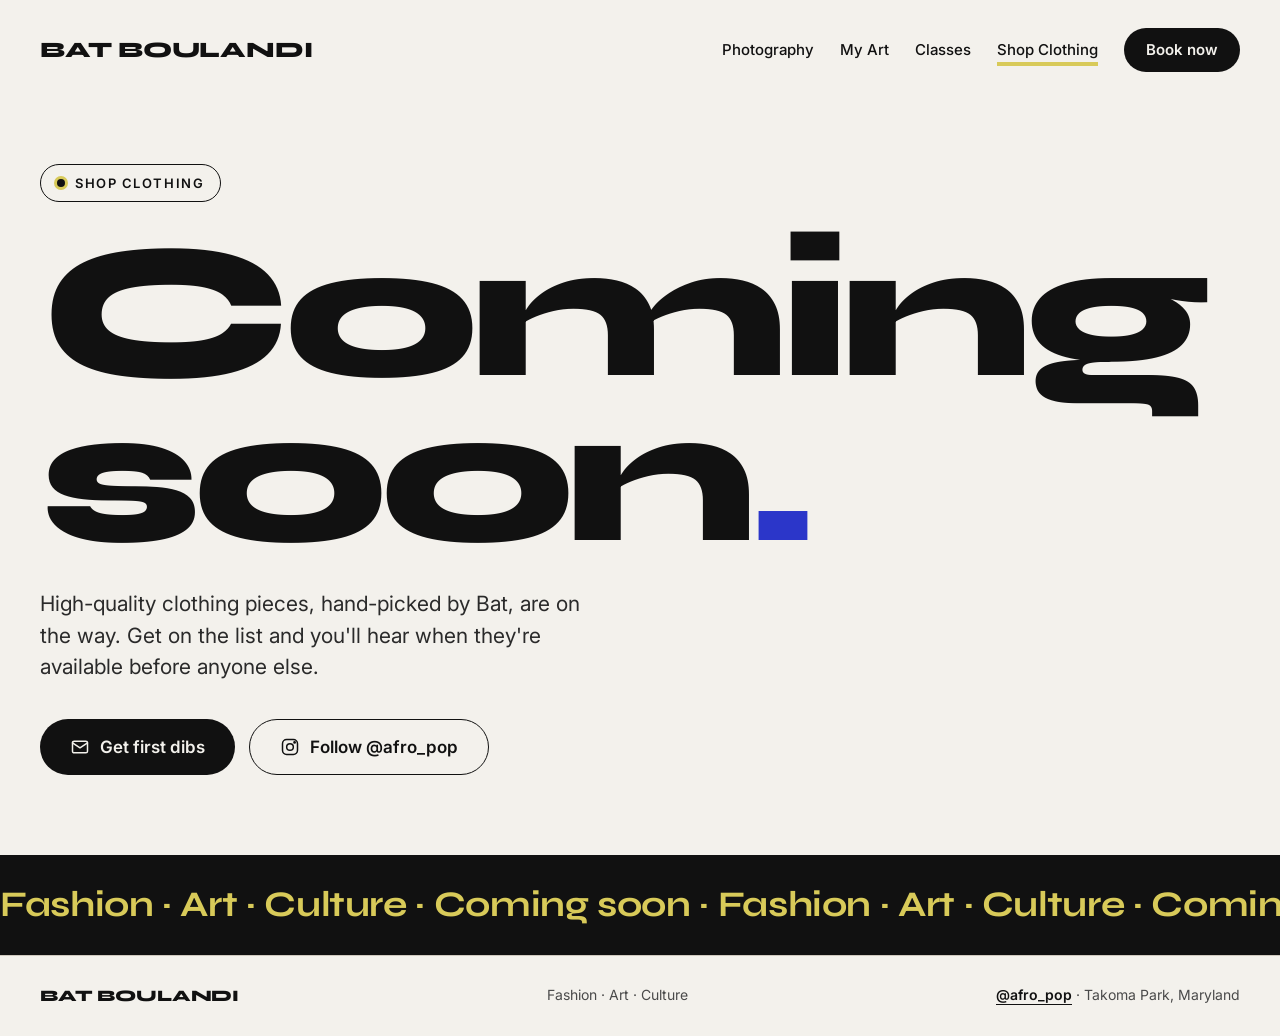
<file: clothing.html>
<!doctype html>
<html lang="en">
<head>
<meta charset="utf-8">
<meta name="viewport" content="width=device-width, initial-scale=1">
<title>Shop Clothing — Coming Soon — Bat Boulandi</title>
<meta name="description" content="High-quality clothing pieces hand-picked by Bat Boulandi. Coming soon.">
<link rel="preconnect" href="https://fonts.googleapis.com">
<link rel="stylesheet" href="https://fonts.googleapis.com/css2?family=Syne:wght@500;600;700;800&amp;family=Inter:wght@400;500;600&amp;display=swap">
<link rel="stylesheet" href="styles.css">
</head>
<body>
<header class="wrap header">
  <a href="index.html" class="logo">BAT BOULANDI</a>
  <nav class="nav" aria-label="Main">
    <a href="photography.html" class="navlink">Photography</a><a href="art.html" class="navlink">My Art</a><a href="classes.html" class="navlink">Classes</a><a href="clothing.html" class="navlink active" aria-current="page">Shop Clothing</a>
    <a href="book.html" class="btn btn-dark btn-sm">Book now</a>
  </nav>
</header>
<main>
<section class="soon">
  <div class="wrap soon-in">
    <span class="soon-pill"><span class="soon-dot" aria-hidden="true"></span>Shop Clothing</span>
    <h1 class="soon-h">Coming<br>soon<span class="dot">.</span></h1>
    <p class="soon-p">High-quality clothing pieces, hand-picked by Bat, are on the way. Get on the list and you'll hear when they're available before anyone else.</p>
    <div class="ctas soon-ctas">
      <a href="mailto:Bat.Favitsou@gmail.com?subject=Clothing%20-%20put%20me%20on%20the%20list" class="btn btn-dark"><svg aria-hidden="true" width="20" height="20" viewBox="0 0 24 24" fill="none" stroke="currentColor" stroke-width="1.8" stroke-linecap="round" stroke-linejoin="round"><rect x="3" y="5" width="18" height="14" rx="2"></rect><path d="M3 7l9 6 9-6"></path></svg>Get first dibs</a>
      <a href="https://www.instagram.com/afro_pop/" class="btn btn-line"><svg aria-hidden="true" width="20" height="20" viewBox="0 0 24 24" fill="none" stroke="currentColor" stroke-width="1.8" stroke-linecap="round" stroke-linejoin="round"><rect x="3" y="3" width="18" height="18" rx="5"></rect><circle cx="12" cy="12" r="4"></circle><circle cx="17.5" cy="6.5" r="0.8" fill="currentColor"></circle></svg>Follow @afro_pop</a>
    </div>
  </div>
  <div class="soon-marquee" aria-hidden="true"><div class="soon-track"><span>Fashion · Art · Culture · Coming soon ·&nbsp;</span><span>Fashion · Art · Culture · Coming soon ·&nbsp;</span><span>Fashion · Art · Culture · Coming soon ·&nbsp;</span><span>Fashion · Art · Culture · Coming soon ·&nbsp;</span><span>Fashion · Art · Culture · Coming soon ·&nbsp;</span><span>Fashion · Art · Culture · Coming soon ·&nbsp;</span><span>Fashion · Art · Culture · Coming soon ·&nbsp;</span><span>Fashion · Art · Culture · Coming soon ·&nbsp;</span></div></div>
</section>
</main>
<footer class="footer">
  <div class="wrap footer-in">
    <a href="index.html" class="logo logo-sm">BAT BOULANDI</a>
    <span>Fashion · Art · Culture</span>
    <span><a href="https://www.instagram.com/afro_pop/" class="ig">@afro_pop</a> · Takoma Park, Maryland</span>
  </div>
</footer>
<script src="gallery.js"></script>
</body>
</html>
</file>
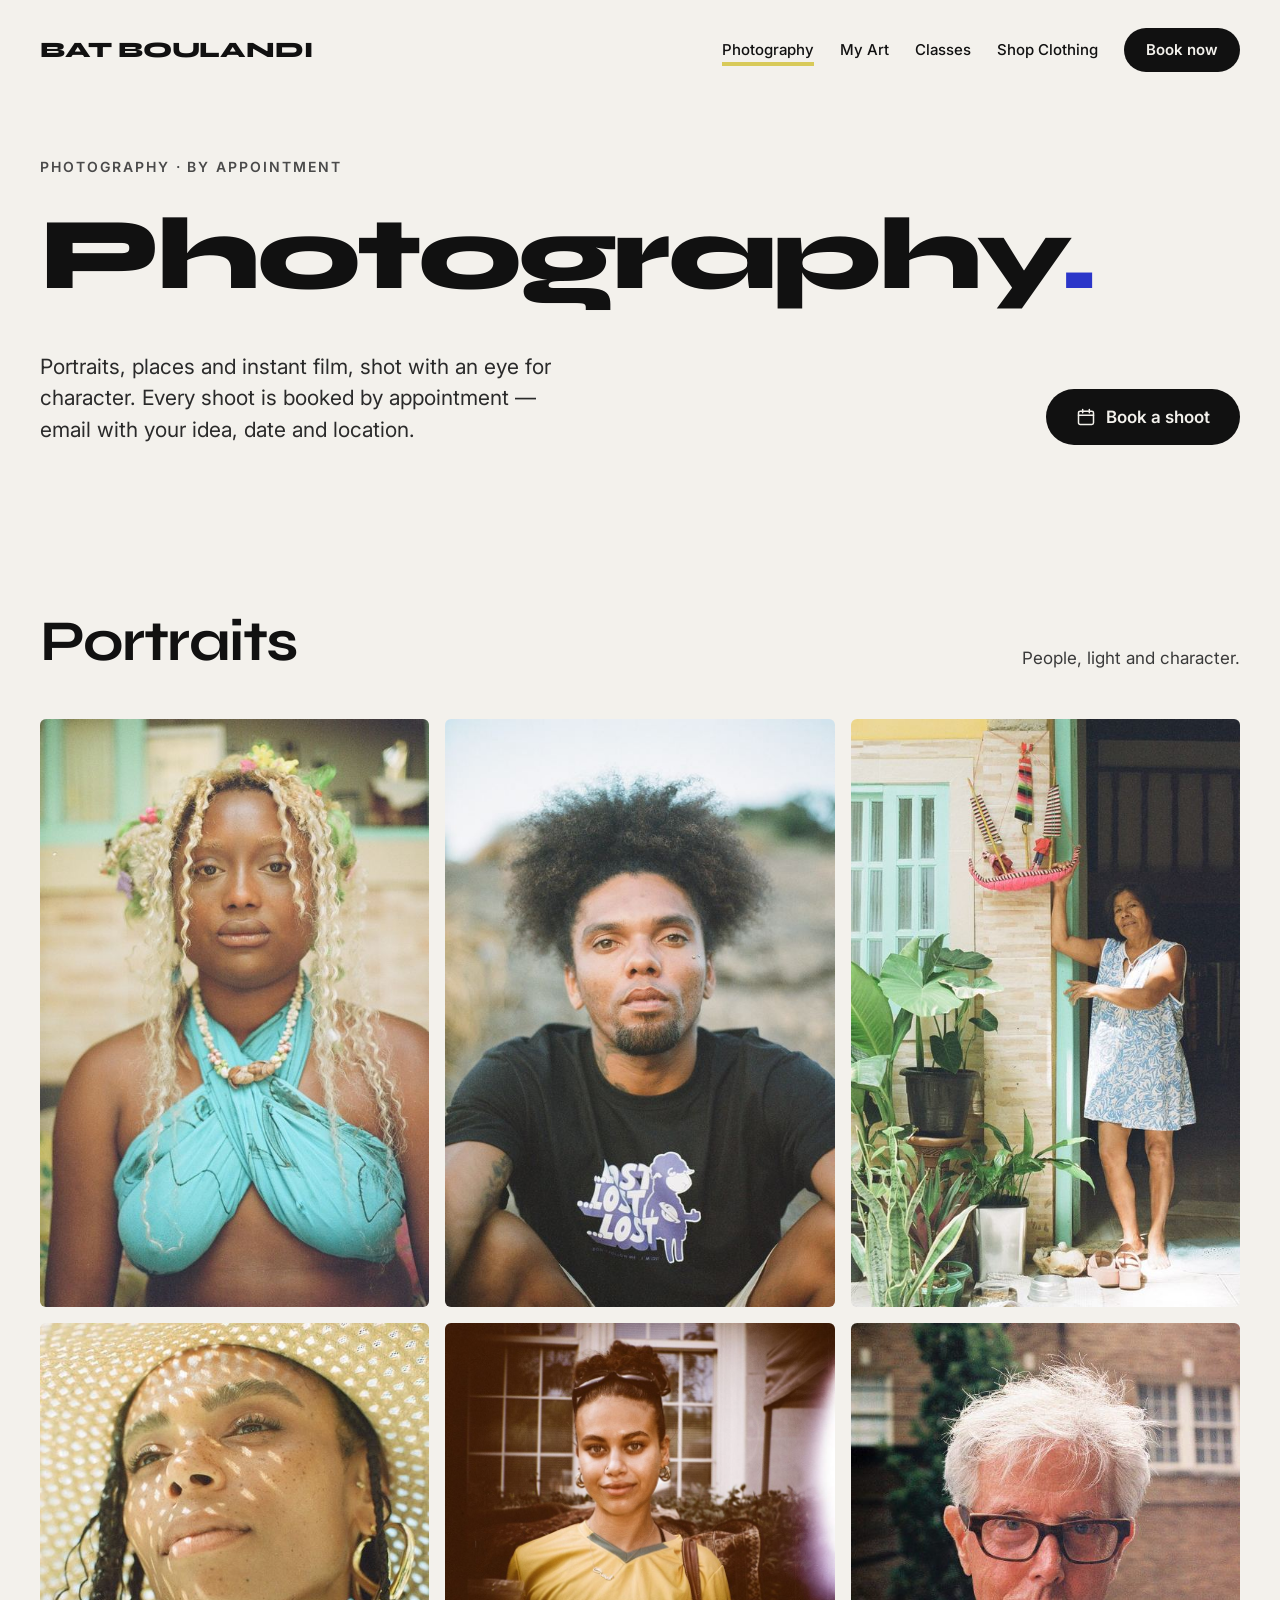
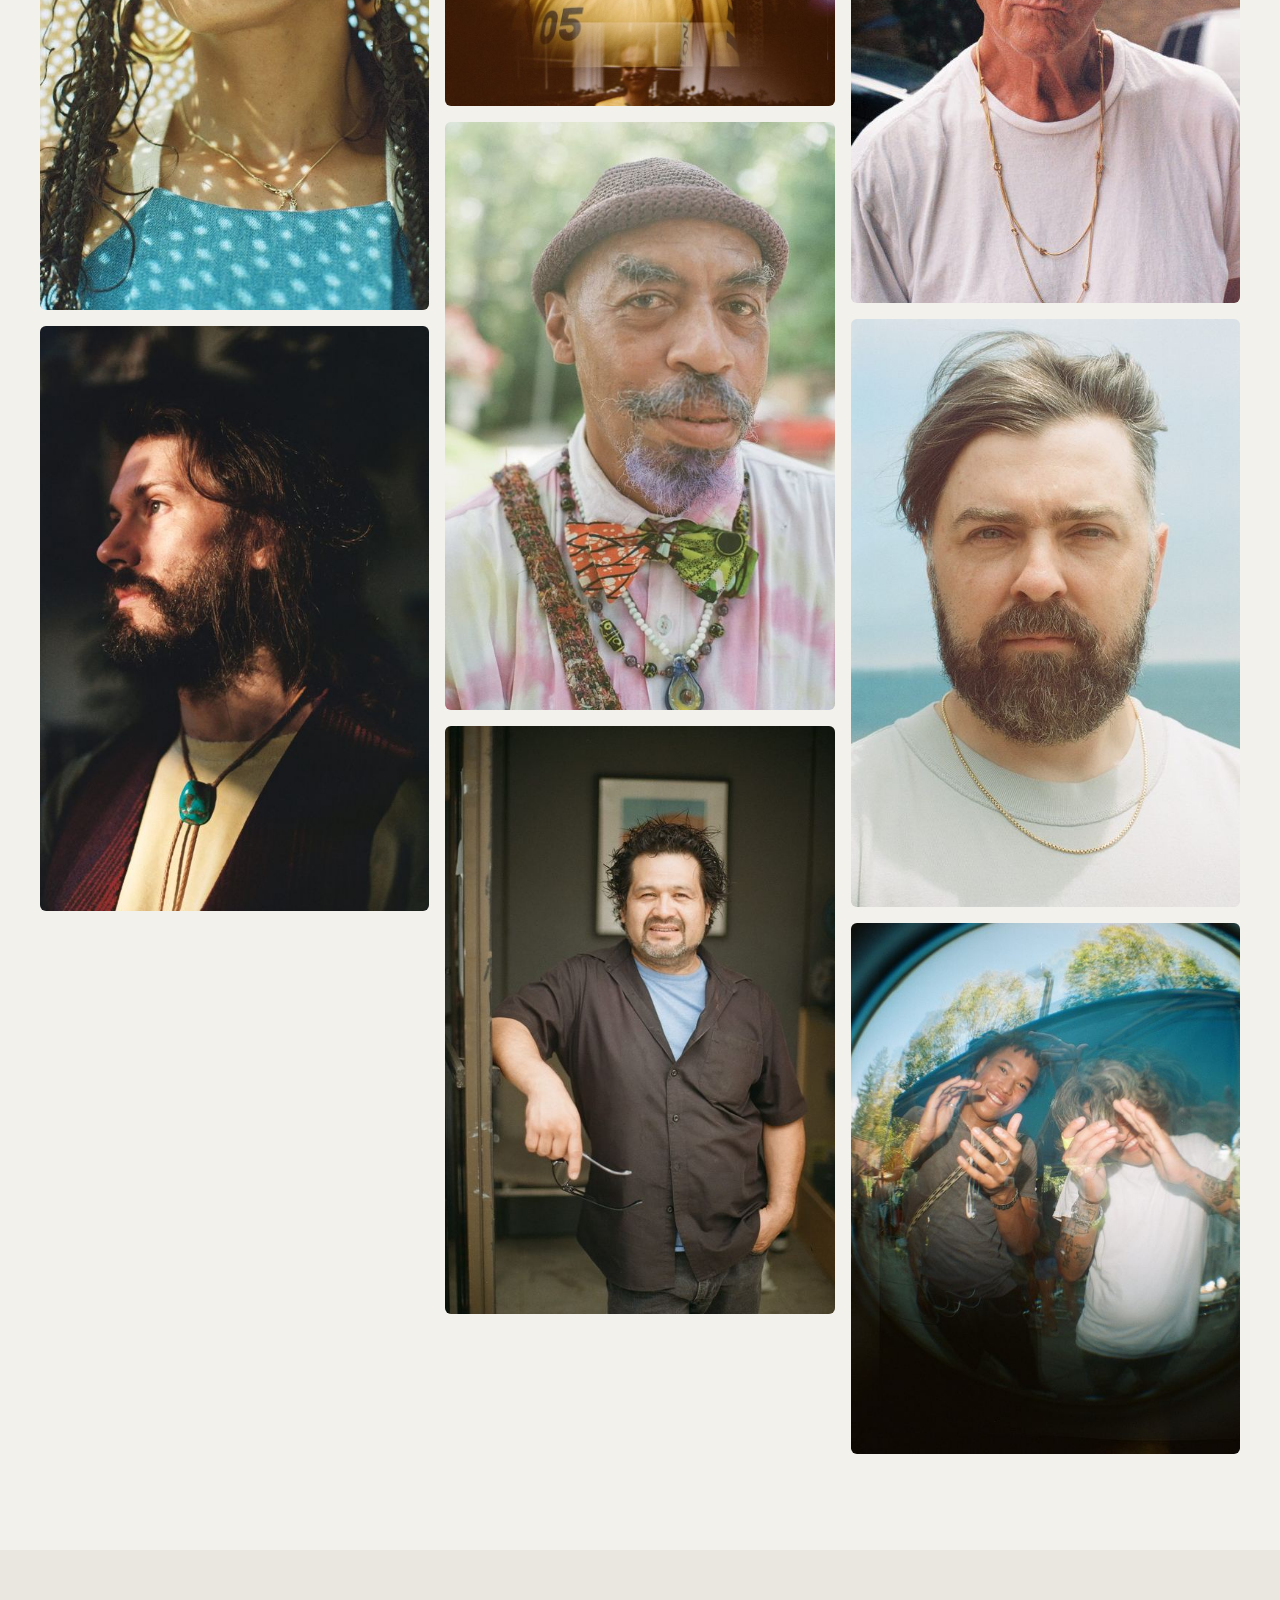
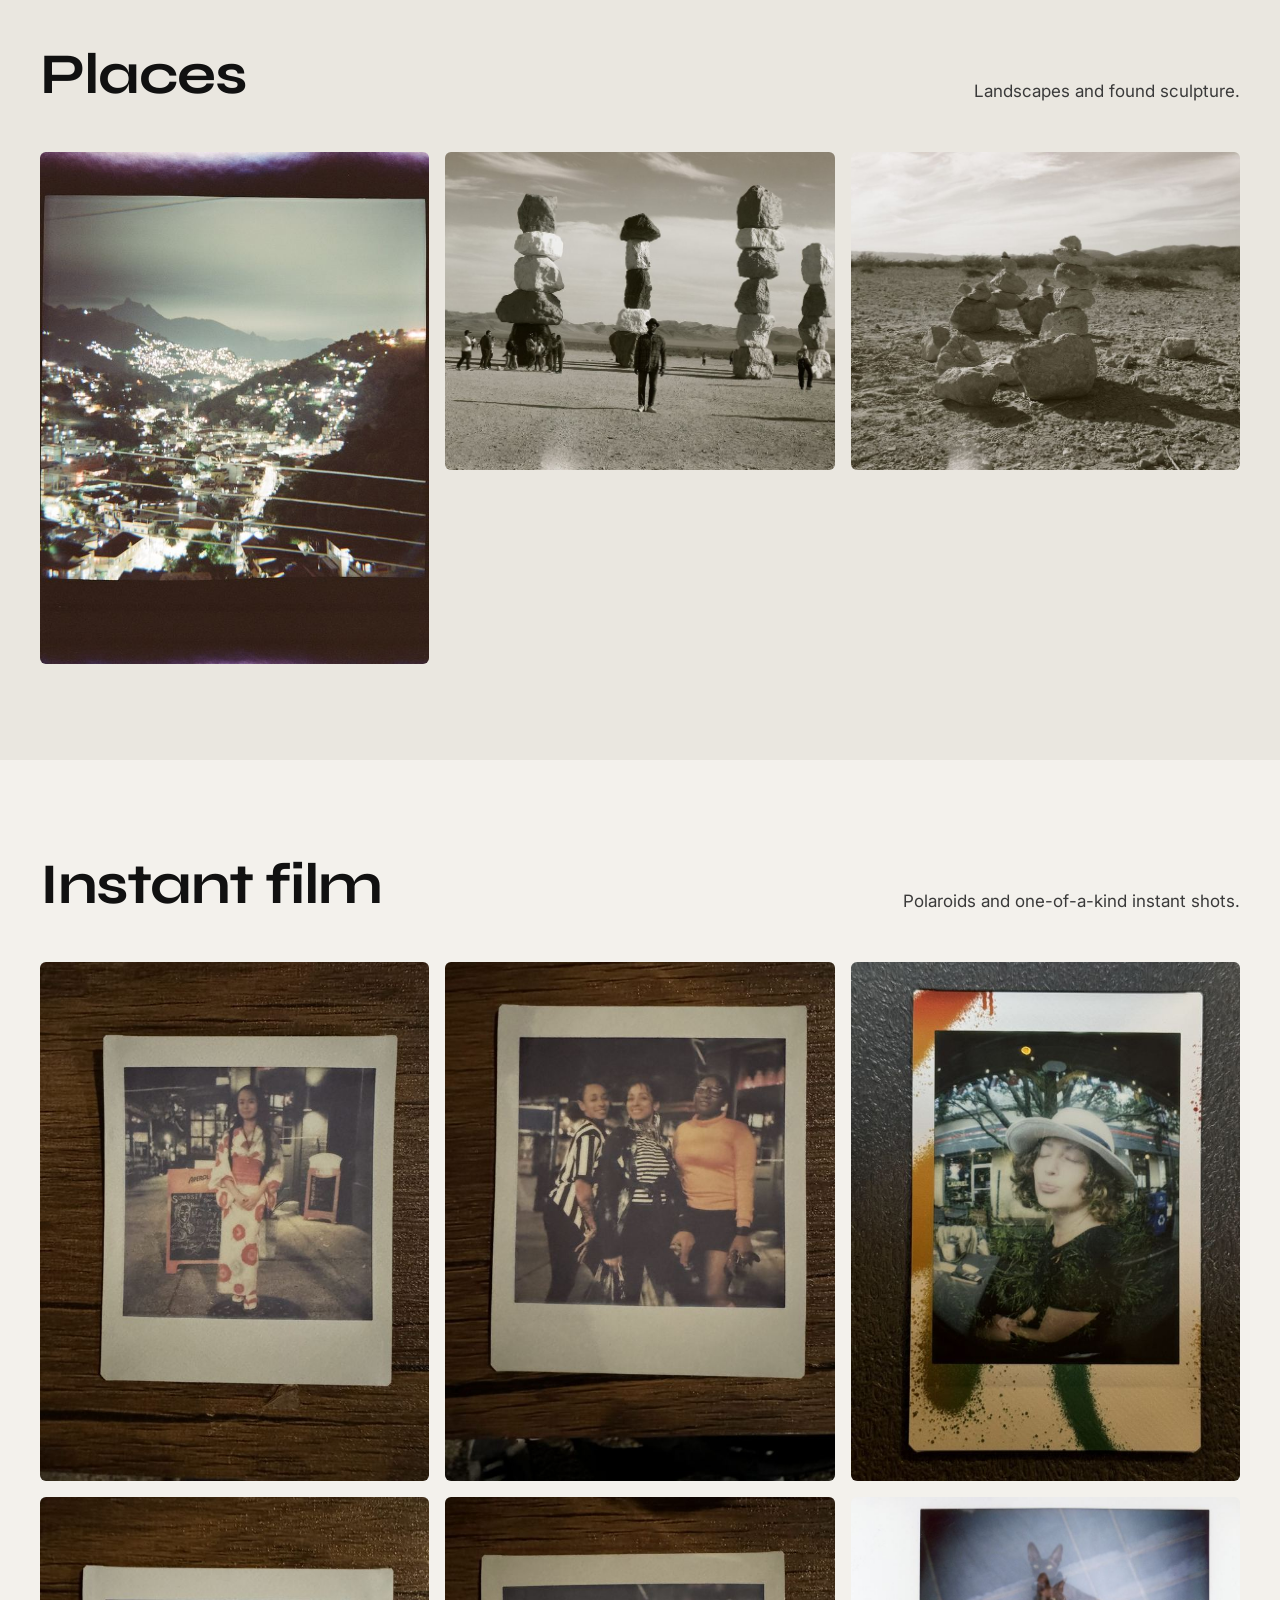
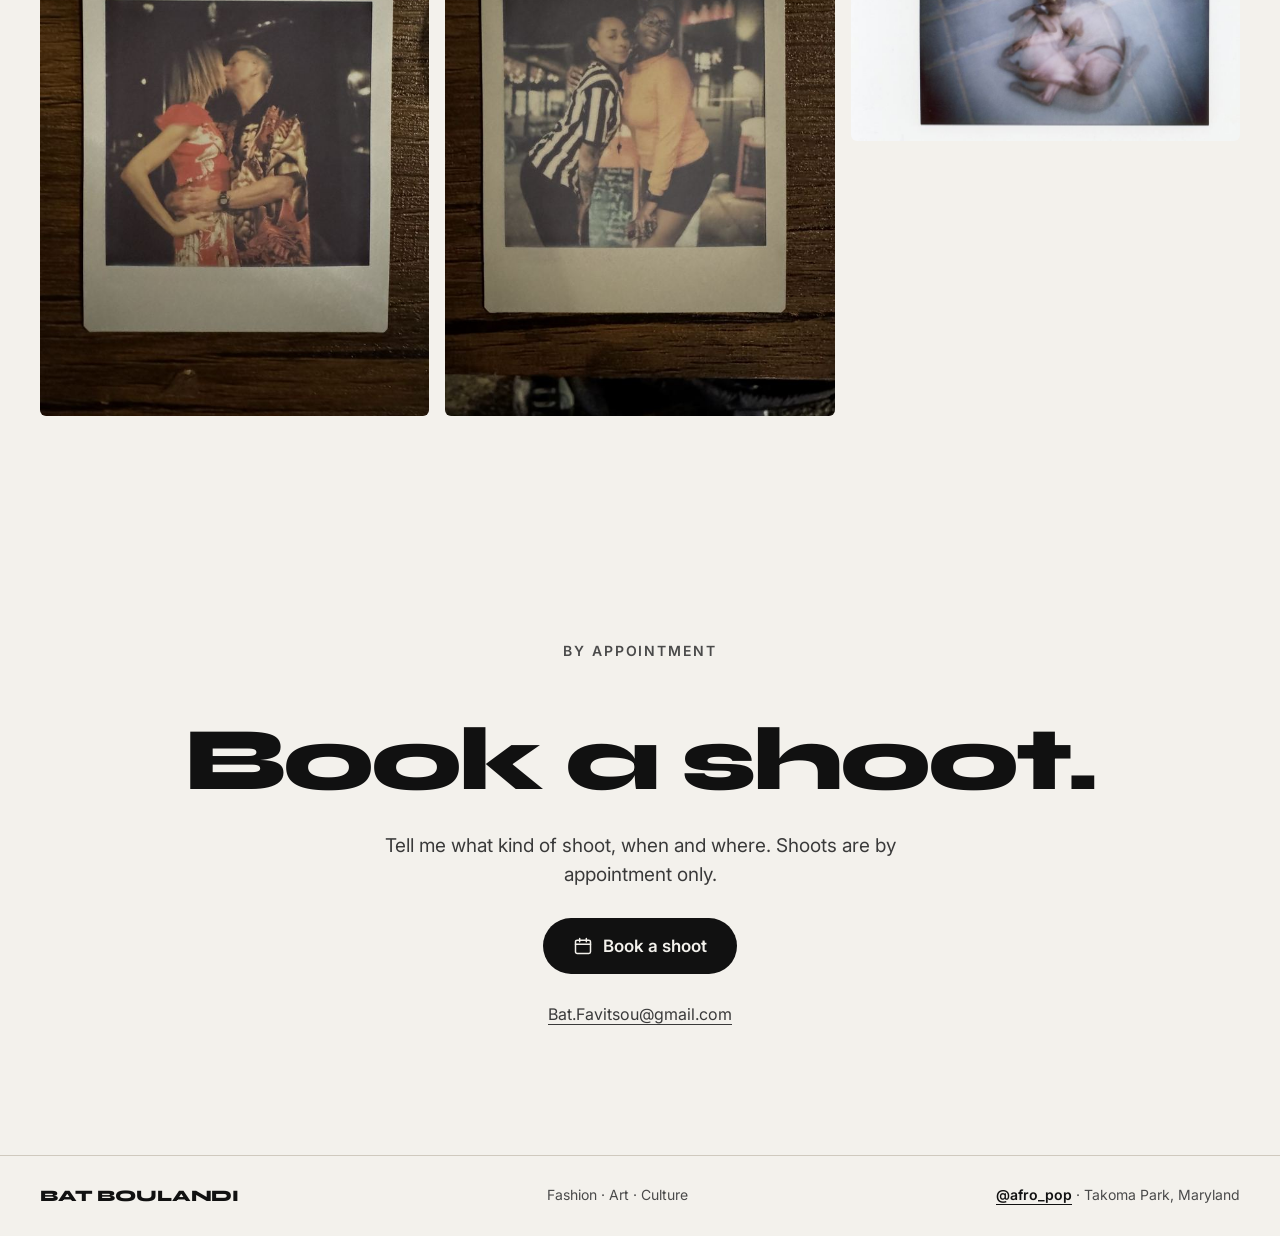
<file: photography.html>
<!doctype html>
<html lang="en">
<head>
<meta charset="utf-8">
<meta name="viewport" content="width=device-width, initial-scale=1">
<title>Photography — Bat Boulandi</title>
<meta name="description" content="Portrait, editorial and event photography by Bat Boulandi. By appointment.">
<link rel="preconnect" href="https://fonts.googleapis.com">
<link rel="stylesheet" href="https://fonts.googleapis.com/css2?family=Syne:wght@500;600;700;800&amp;family=Inter:wght@400;500;600&amp;display=swap">
<link rel="stylesheet" href="styles.css">
</head>
<body>
<header class="wrap header">
  <a href="index.html" class="logo">BAT BOULANDI</a>
  <nav class="nav" aria-label="Main">
    <a href="photography.html" class="navlink active" aria-current="page">Photography</a><a href="art.html" class="navlink">My Art</a><a href="classes.html" class="navlink">Classes</a><a href="clothing.html" class="navlink">Shop Clothing</a>
    <a href="book.html" class="btn btn-dark btn-sm">Book now</a>
  </nav>
</header>
<main>
<section class="wrap page-hero">
  <p class="eyebrow">Photography · By appointment</p>
  <h1 class="h-page">Photography<span class="dot">.</span></h1>
  <div class="hero-row">
    <p class="lede">Portraits, places and instant film, shot with an eye for character. Every shoot is booked by appointment — email with your idea, date and location.</p>
    <div class="ctas"><a href="book.html?type=shoot" class="btn btn-dark"><svg aria-hidden="true" width="20" height="20" viewBox="0 0 24 24" fill="none" stroke="currentColor" stroke-width="1.8" stroke-linecap="round" stroke-linejoin="round"><rect x="3" y="5" width="18" height="16" rx="2"></rect><path d="M3 10h18M8 3v4M16 3v4"></path></svg>Book a shoot</a></div>
  </div>
</section><section id="portraits" class="sec"><div class="wrap">
  <div class="sec-head"><h2 class="h2">Portraits</h2><p>People, light and character.</p></div>
  <div class="masonry"><a class="m-item" href="images/photography/photography-01.jpg"><img src="images/photography/thumbs/photography-01.jpg" alt="Portrait of a woman with flowers in her braids" width="530" height="800" loading="lazy"></a><a class="m-item" href="images/photography/photography-11.jpg"><img src="images/photography/thumbs/photography-11.jpg" alt="Portrait of a woman in a woven sun hat, dappled light on her face" width="530" height="800" loading="lazy"></a><a class="m-item" href="images/photography/photography-02.jpg"><img src="images/photography/thumbs/photography-02.jpg" alt="Portrait of a bearded man in low light" width="533" height="800" loading="lazy"></a><a class="m-item" href="images/photography/photography-03.jpg"><img src="images/photography/thumbs/photography-03.jpg" alt="Portrait of a man seated outdoors" width="530" height="800" loading="lazy"></a><a class="m-item" href="images/photography/photography-04.jpg"><img src="images/photography/thumbs/photography-04.jpg" alt="Portrait of a woman in a yellow jersey" width="800" height="788" loading="lazy"></a><a class="m-item" href="images/photography/photography-05.jpg"><img src="images/photography/thumbs/photography-05.jpg" alt="Portrait of an older man in a knit cap" width="530" height="800" loading="lazy"></a><a class="m-item" href="images/photography/photography-06.jpg"><img src="images/photography/thumbs/photography-06.jpg" alt="Portrait of a man in a doorway" width="530" height="800" loading="lazy"></a><a class="m-item" href="images/photography/photography-07.jpg"><img src="images/photography/thumbs/photography-07.jpg" alt="Portrait of a woman in a plant-filled doorway" width="530" height="800" loading="lazy"></a><a class="m-item" href="images/photography/photography-08.jpg"><img src="images/photography/thumbs/photography-08.jpg" alt="Portrait of a man with white hair and glasses" width="515" height="768" loading="lazy"></a><a class="m-item" href="images/photography/photography-09.jpg"><img src="images/photography/thumbs/photography-09.jpg" alt="Portrait of a bearded man by the water" width="530" height="800" loading="lazy"></a><a class="m-item" href="images/photography/photography-10.jpg"><img src="images/photography/thumbs/photography-10.jpg" alt="Fisheye shot of two friends" width="586" height="800" loading="lazy"></a></div>
</div></section><section id="places" class="sec sec-alt"><div class="wrap">
  <div class="sec-head"><h2 class="h2">Places</h2><p>Landscapes and found sculpture.</p></div>
  <div class="masonry"><a class="m-item" href="images/photography/places-03.jpg"><img src="images/photography/thumbs/places-03.jpg" alt="Hillside city lights at night" width="608" height="800" loading="lazy"></a><a class="m-item" href="images/photography/places-01.jpg"><img src="images/photography/thumbs/places-01.jpg" alt="Stacked stone sculptures in the desert" width="800" height="653" loading="lazy"></a><a class="m-item" href="images/photography/places-02.jpg"><img src="images/photography/thumbs/places-02.jpg" alt="Stone cairns in the desert" width="800" height="653" loading="lazy"></a></div>
</div></section><section id="instant" class="sec"><div class="wrap">
  <div class="sec-head"><h2 class="h2">Instant film</h2><p>Polaroids and one-of-a-kind instant shots.</p></div>
  <div class="masonry"><a class="m-item" href="images/photography/instant-01.jpg"><img src="images/photography/thumbs/instant-01.jpg" alt="A woman in a patterned robe on a night street" width="600" height="800" loading="lazy"></a><a class="m-item" href="images/photography/instant-02.jpg"><img src="images/photography/thumbs/instant-02.jpg" alt="A couple kissing at night" width="600" height="800" loading="lazy"></a><a class="m-item" href="images/photography/instant-03.jpg"><img src="images/photography/thumbs/instant-03.jpg" alt="Three friends posing at night" width="600" height="800" loading="lazy"></a><a class="m-item" href="images/photography/instant-04.jpg"><img src="images/photography/thumbs/instant-04.jpg" alt="Two friends posing together" width="600" height="800" loading="lazy"></a><a class="m-item" href="images/photography/instant-05.jpg"><img src="images/photography/thumbs/instant-05.jpg" alt="Portrait of a woman in a hat outdoors" width="600" height="800" loading="lazy"></a><a class="m-item" href="images/photography/instant-06.jpg"><img src="images/photography/thumbs/instant-06.jpg" alt="Double exposure of two hairless cats" width="800" height="502" loading="lazy"></a></div>
</div></section>
<section class="wrap contact">
  <p class="eyebrow">By appointment</p>
  <h2 class="h-cta">Book a shoot.</h2>
  <p class="contact-p">Tell me what kind of shoot, when and where. Shoots are by appointment only.</p>
  <a href="book.html?type=shoot" class="btn btn-dark"><svg aria-hidden="true" width="20" height="20" viewBox="0 0 24 24" fill="none" stroke="currentColor" stroke-width="1.8" stroke-linecap="round" stroke-linejoin="round"><rect x="3" y="5" width="18" height="16" rx="2"></rect><path d="M3 10h18M8 3v4M16 3v4"></path></svg>Book a shoot</a>
  <a href="mailto:Bat.Favitsou@gmail.com?subject=Hello%20Bat" class="email-line">Bat.Favitsou@gmail.com</a>
</section>
</main>
<footer class="footer">
  <div class="wrap footer-in">
    <a href="index.html" class="logo logo-sm">BAT BOULANDI</a>
    <span>Fashion · Art · Culture</span>
    <span><a href="https://www.instagram.com/afro_pop/" class="ig">@afro_pop</a> · Takoma Park, Maryland</span>
  </div>
</footer>
<script src="gallery.js"></script>
</body>
</html>
</file>
<file: styles.css>
:root{--ground:#F3F1EC;--ink:#111111;--muted:#3A3A3A;--line:#CFC9BE;--card:#FBFAF7;--accent:#2B36C9;--sand:#D9D4CA}
*{box-sizing:border-box}
html{scroll-behavior:smooth}
body{margin:0;background:var(--ground);color:var(--ink);font-family:Inter,system-ui,sans-serif;font-size:17px;line-height:1.55}
a{color:var(--ink)}a:hover{color:var(--accent)}
.wrap{max-width:1280px;margin:0 auto;padding-left:40px;padding-right:40px}
@media(max-width:640px){.wrap{padding-left:20px;padding-right:20px}}

/* header */
.header{padding-top:28px;padding-bottom:28px;display:flex;flex-wrap:wrap;align-items:center;justify-content:space-between;gap:20px}
.logo{font-family:Syne,sans-serif;font-weight:800;font-size:22px;letter-spacing:-.01em;text-decoration:none;color:var(--ink)}
.logo-sm{font-size:16px}
.nav{display:flex;flex-wrap:wrap;align-items:center;gap:8px 26px;font-size:15px;font-weight:500}
.navlink{text-decoration:none;color:var(--ink);padding:10px 0}
.navlink:hover,.navlink.active{text-decoration:underline;text-underline-offset:6px;text-decoration-thickness:2px}

/* buttons */
.btn{display:inline-flex;align-items:center;gap:10px;min-height:56px;padding:0 30px;border-radius:999px;text-decoration:none;font-weight:600;font-size:17px;transition:background .15s,color .15s}
.btn-sm{min-height:44px;padding:0 22px;font-size:15px}
.btn-dark{background:var(--ink);color:var(--ground)}
.btn-dark:hover{background:var(--accent);color:#fff}
.btn-line{border:1.5px solid var(--ink);color:var(--ink)}
.btn-line:hover{background:var(--ink);color:var(--ground)}

/* type */
.eyebrow{margin:0 0 28px;font-size:14px;font-weight:600;letter-spacing:.14em;text-transform:uppercase;color:#4A4A4A}
.h-hero{margin:0;font-family:Syne,sans-serif;font-weight:800;font-size:clamp(56px,10vw,148px);line-height:.92;letter-spacing:-.035em}
.h-page{margin:0;font-family:Syne,sans-serif;font-weight:800;font-size:clamp(48px,8vw,112px);line-height:.95;letter-spacing:-.035em}
.dot{color:var(--accent)}
.h2{margin:0;font-family:Syne,sans-serif;font-weight:700;font-size:clamp(36px,4.5vw,60px);line-height:1;letter-spacing:-.025em}
.lede{margin:0;max-width:540px;font-size:21px;line-height:1.5;color:#2A2A2A}

/* hero */
.hero{padding-top:72px;padding-bottom:96px}
.page-hero{padding-top:56px;padding-bottom:72px}
.hero-row{margin-top:48px;display:flex;flex-wrap:wrap;align-items:flex-end;justify-content:space-between;gap:32px}
.ctas{display:flex;flex-wrap:wrap;gap:14px}

/* placeholders + images */
.ph{position:relative;width:100%;height:100%;min-height:200px;border-radius:6px;background:var(--sand);background-size:cover;background-position:center;display:flex;align-items:flex-end;padding:20px;overflow:hidden}
.ph span{font-size:13px;font-weight:500;letter-spacing:.06em;text-transform:uppercase;color:#3A3A3A;line-height:1.4}
.ph small{text-transform:none;letter-spacing:0;opacity:.75}
.ph-dark{background-color:#1C1C1C}.ph-dark span{color:#CFCFCF}
.ph-accent{background-color:var(--accent)}.ph-accent span{color:#fff}
.ph.loaded span{display:none}
.tile:nth-child(3n+2) .ph:not(.loaded){background-color:#E4E0D7}
.tile:nth-child(3n) .ph:not(.loaded){background-color:#CBC4B7}

/* home strip */
.strip{display:flex;flex-wrap:wrap;gap:16px}
.strip a{display:block;text-decoration:none}
.strip-big{flex:2 1 480px;height:520px}
.strip-col{flex:1 1 280px;display:flex;flex-direction:column;gap:16px}
.strip-col a{flex:1 1 250px}
@media(max-width:640px){.strip-big{height:380px}}

/* sections */
.services{padding-top:128px;padding-bottom:120px}
.sec{padding:96px 0}
.sec-alt{background:#EAE7E0}
.sec-head{display:flex;flex-wrap:wrap;justify-content:space-between;align-items:flex-end;gap:24px;margin-bottom:48px}
.sec-head p{margin:0;max-width:440px;color:var(--muted)}
.sec-cta{margin-top:40px}

/* cards */
.cards{display:flex;flex-wrap:wrap;gap:20px}
.card{flex:1 1 220px;min-width:0;display:flex;flex-direction:column;gap:16px;padding:30px 26px;border:1.5px solid var(--line);border-radius:6px;background:var(--card)}
.card:hover{border-color:var(--ink)}
.card-top{display:flex;align-items:center;justify-content:space-between;gap:10px;min-height:28px}
.num{font-family:Syne,sans-serif;font-weight:700;font-size:15px;color:var(--accent)}
.badge{display:inline-flex;padding:4px 12px;border-radius:999px;background:var(--ink);color:var(--ground);font-size:11.5px;font-weight:600;letter-spacing:.06em;text-transform:uppercase}
.card h3{margin:0;font-family:Syne,sans-serif;font-weight:700;font-size:26px;line-height:1.1;letter-spacing:-.015em}
.card-title{text-decoration:none}
.card-title:hover{text-decoration:underline;text-underline-offset:4px}
.card p{margin:0;flex-grow:1;color:var(--muted);font-size:16px}
.card-links{display:flex;flex-wrap:wrap;gap:4px 20px;align-items:center}
.card-cta{display:inline-flex;align-items:center;gap:8px;min-height:44px;font-weight:600;font-size:15px;text-underline-offset:4px}
.card-more{min-height:44px;display:inline-flex;align-items:center;font-size:15px;color:var(--muted);text-underline-offset:4px}

/* galleries */
.gallery{display:grid;grid-template-columns:repeat(auto-fill,minmax(280px,1fr));gap:16px}
.tile{margin:0}
.g-portrait .ph{aspect-ratio:4/5;height:auto}
.g-land .ph{aspect-ratio:4/3;height:auto}
.tile figcaption{margin-top:10px;font-size:14px;color:var(--muted)}

/* products */
.products{display:grid;grid-template-columns:repeat(auto-fill,minmax(260px,1fr));gap:28px 20px}
.product{display:flex;flex-direction:column;gap:8px}
.product .ph{aspect-ratio:3/4;height:auto;margin-bottom:8px}
.product-info{display:flex;justify-content:space-between;gap:12px;align-items:baseline}
.product h3{margin:0;font-family:Syne,sans-serif;font-weight:700;font-size:20px}
.price{font-weight:600}
.product-meta{margin:0;color:var(--muted);font-size:15px}

/* statement */
.statement{background:var(--ink);color:var(--ground)}
.statement .wrap{padding-top:120px;padding-bottom:120px}
.statement p{margin:0;max-width:1000px;font-family:Syne,sans-serif;font-weight:600;font-size:clamp(28px,4vw,52px);line-height:1.15;letter-spacing:-.02em}
.statement span{color:#9EA6FF}

/* contact */
.contact{padding-top:128px;padding-bottom:128px;text-align:center;display:flex;flex-direction:column;align-items:center;gap:28px}
.h-cta{margin:0;font-family:Syne,sans-serif;font-weight:800;font-size:clamp(44px,7vw,104px);line-height:.95;letter-spacing:-.035em}
.contact-p{margin:0;max-width:540px;color:var(--muted);font-size:19px}
.email-line{font-size:16px;color:var(--muted);text-underline-offset:4px}

/* footer */
.footer{border-top:1px solid var(--line)}
.footer-in{padding-top:28px;padding-bottom:28px;display:flex;flex-wrap:wrap;justify-content:space-between;gap:16px;font-size:14px;color:#4A4A4A}
.ig{font-weight:600;color:var(--ink);text-underline-offset:4px}

/* real photos: home strip */
.strip img{display:block;width:100%;height:100%;object-fit:cover;border-radius:6px;background:var(--sand)}
.strip-big{aspect-ratio:1/1;height:auto}
.strip-col a{flex:1 1 0;min-height:240px;overflow:hidden;border-radius:6px}
@media(max-width:640px){.strip-big{height:auto}}

/* masonry galleries */
.masonry{column-width:300px;column-gap:16px}
.m-item{display:block;margin:0 0 16px;break-inside:avoid;border-radius:6px;overflow:hidden;background:var(--sand);cursor:zoom-in}
.m-item img{display:block;width:100%;height:auto;transition:transform .35s ease}
.m-item:hover img{transform:scale(1.03)}
.m-item:focus-visible{outline:3px solid var(--accent);outline-offset:3px}

/* lightbox */
.lb{position:fixed;inset:0;background:rgba(17,17,17,.94);display:none;align-items:center;justify-content:center;z-index:100;padding:56px 72px}
.lb.open{display:flex}
.lb img{max-width:100%;max-height:100%;object-fit:contain;border-radius:4px}
.lb button{position:absolute;width:52px;height:52px;border-radius:999px;border:0;background:rgba(255,255,255,.12);color:#fff;cursor:pointer;display:flex;align-items:center;justify-content:center}
.lb button:hover{background:rgba(255,255,255,.25)}
.lb .lb-close{top:16px;right:16px}
.lb .lb-prev{left:12px;top:50%;transform:translateY(-50%)}
.lb .lb-next{right:12px;top:50%;transform:translateY(-50%)}
.lb-cap{position:absolute;bottom:16px;left:0;right:0;text-align:center;color:#ddd;font-size:14px;padding:0 72px}
@media(max-width:640px){.lb{padding:64px 12px}.lb .lb-prev,.lb .lb-next{top:auto;bottom:12px;transform:none}}
.strip-col img{object-position:center 22%}

/* coming soon */
.soon{min-height:calc(100vh - 200px);display:flex;flex-direction:column;justify-content:space-between;overflow:hidden}
.soon-in{padding-top:64px;padding-bottom:80px;display:flex;flex-direction:column;align-items:flex-start;gap:28px}
.soon-pill{display:inline-flex;align-items:center;gap:10px;padding:8px 16px;border:1.5px solid var(--ink);border-radius:999px;font-size:13px;font-weight:600;letter-spacing:.12em;text-transform:uppercase}
.soon-dot{width:8px;height:8px;border-radius:50%;background:var(--accent);animation:pulse 1.8s ease-in-out infinite}
@keyframes pulse{0%,100%{opacity:1}50%{opacity:.25}}
.soon-h{margin:0;font-family:Syne,sans-serif;font-weight:800;font-size:clamp(72px,15vw,220px);line-height:.86;letter-spacing:-.045em}
.soon-p{margin:0;max-width:560px;font-size:21px;line-height:1.5;color:#2A2A2A}
.soon-ctas{margin-top:8px}
.soon-marquee{background:var(--ink);color:var(--ground);padding:22px 0;white-space:nowrap;overflow:hidden}
.soon-track{display:inline-block;font-family:Syne,sans-serif;font-weight:700;font-size:clamp(22px,3vw,36px);letter-spacing:-.01em;animation:marquee 40s linear infinite}
@keyframes marquee{from{transform:translateX(0)}to{transform:translateX(-50%)}}
@media(prefers-reduced-motion:reduce){.soon-track,.soon-dot{animation:none}}
.badge-soon{background:var(--accent);color:#fff}
.soon-in{width:100%}

/* booking page */
.book{padding-top:48px;padding-bottom:120px;display:flex;flex-wrap:wrap;gap:56px;align-items:flex-start}
.book-intro{flex:1 1 360px;min-width:0;position:sticky;top:32px}
.book-intro .lede{margin-top:32px}
.steps{list-style:none;margin:40px 0 0;padding:0;display:flex;flex-direction:column;gap:14px;font-weight:500}
.steps li{display:flex;align-items:center;gap:14px}
.steps span{width:34px;height:34px;flex:none;border-radius:999px;border:1.5px solid var(--ink);display:inline-flex;align-items:center;justify-content:center;font-family:Syne,sans-serif;font-weight:700;font-size:14px}
.book-card{flex:1.25 1 520px;min-width:0;background:var(--card);border:1.5px solid var(--line);border-radius:10px;padding:40px}
@media(max-width:900px){.book-intro{position:static}}
@media(max-width:640px){.book-card{padding:24px 20px}.book{gap:36px}}
.form{display:flex;flex-direction:column;gap:22px}
.row{display:flex;flex-wrap:wrap;gap:22px}
.row .field{flex:1 1 220px;min-width:0}
.field{display:flex;flex-direction:column;gap:8px;border:0;margin:0;padding:0;min-width:0}
.field[hidden]{display:none}
.field label,.field legend{font-weight:600;font-size:15px;padding:0}
.field legend{margin-bottom:10px}
.req{color:var(--accent)}
.opt{font-weight:400;color:#5A5A5A;font-size:13px;margin-left:4px}
.field input,.field textarea{font:inherit;font-size:16px;color:var(--ink);background:#fff;border:1.5px solid var(--line);border-radius:8px;padding:12px 14px;min-height:48px;width:100%}
.field textarea{resize:vertical;line-height:1.5}
.field input:focus,.field textarea:focus{outline:none;border-color:var(--ink);box-shadow:0 0 0 3px rgba(43,54,201,.18)}
.field input[aria-invalid="true"],.field textarea[aria-invalid="true"]{border-color:#B3261E}
.field ::placeholder{color:#8A8A8A}
.choices{display:grid;grid-template-columns:repeat(auto-fit,minmax(150px,1fr));gap:10px}
.choice{position:relative;cursor:pointer}
.choice input{position:absolute;opacity:0;inset:0;margin:0;cursor:pointer}
.choice-box{display:flex;flex-direction:column;gap:4px;height:100%;padding:16px;border:1.5px solid var(--line);border-radius:8px;background:#fff;transition:border-color .15s,background .15s}
.choice-t{font-family:Syne,sans-serif;font-weight:700;font-size:17px}
.choice-d{font-size:13.5px;color:#4A4A4A}
.choice:hover .choice-box{border-color:var(--ink)}
.choice input:checked + .choice-box{border-color:var(--ink);background:var(--ink);color:var(--ground)}
.choice input:checked + .choice-box .choice-d{color:#D6D3CC}
.choice input:focus-visible + .choice-box{box-shadow:0 0 0 3px rgba(43,54,201,.35)}
.err{display:none;margin:0;color:#B3261E;font-size:14px}
.err.show{display:block}
.hp{position:absolute;left:-9999px;width:1px;height:1px;opacity:0}
.btn-submit{border:0;cursor:pointer;justify-content:center;width:100%;font-family:inherit}
.btn-submit:disabled{opacity:.6;cursor:wait}
.form-note{margin:-6px 0 0;text-align:center;font-size:14px;color:#5A5A5A}
.form-note.bad{color:#B3261E}
.sent{display:flex;flex-direction:column;align-items:flex-start;gap:16px;padding:24px 0}
.sent[hidden]{display:none}
.sent:focus{outline:none}
.sent-icon{width:60px;height:60px;border-radius:999px;background:var(--accent);color:#fff;display:inline-flex;align-items:center;justify-content:center}
.sent h2{margin:0;font-family:Syne,sans-serif;font-weight:800;font-size:44px;letter-spacing:-.03em}
.sent p{margin:0;color:var(--muted);font-size:18px}
.form[hidden]{display:none}

/* ---------- neon highlight ---------- */
:root{--neon:#D8CA59}
::selection{background:var(--neon);color:var(--ink)}
.btn-dark:hover{background:var(--neon);color:var(--ink)}
.btn-line:hover{background:var(--ink);color:var(--neon)}
.navlink:hover,.navlink.active{text-decoration-color:var(--neon);text-decoration-thickness:4px;text-underline-offset:7px}
.statement span{color:var(--neon)}
.soon-marquee{color:var(--neon)}
.soon-dot{background:var(--ink);box-shadow:0 0 0 3px var(--neon)}
.sent-icon{background:var(--neon);color:var(--ink)}
.choice input:checked + .choice-box .choice-t{color:var(--neon)}
.ig:hover{background:var(--neon);color:var(--ink);text-decoration:none}

/* ---------- photo cards (home) ---------- */
.card-img{position:relative;overflow:hidden;isolation:isolate;border:0;background:#1A1A1A;color:#fff;min-height:440px;justify-content:flex-end;padding:28px 24px}
.card-img .card-bg{position:absolute;inset:0;width:100%;height:100%;object-fit:cover;z-index:-2;transition:transform .5s ease}
.card-img .card-shade{position:absolute;inset:0;z-index:-1;background:linear-gradient(180deg,rgba(10,10,10,.35) 0%,rgba(10,10,10,.55) 40%,rgba(10,10,10,.92) 100%)}
.card-img:hover .card-bg{transform:scale(1.05)}
.card-img:hover{border-color:transparent}
.card-img .card-top{margin-bottom:auto}
.card-img .num{color:var(--neon);font-size:16px;text-shadow:0 1px 8px rgba(0,0,0,.5)}
.card-img .badge{background:var(--neon);color:var(--ink)}
.card-img h3,.card-img .card-title{color:#fff}
.card-img .card-title:hover{color:var(--neon)}
.card-img p{color:rgba(255,255,255,.88)}
.card-img .card-cta{color:var(--neon)}
.card-img .card-cta:hover{color:#fff}
.card-img .card-more{color:rgba(255,255,255,.8)}
.card-img .card-more:hover{color:#fff}
.card-img p{flex-grow:0}
/* booking heading: sized to its column so it never runs into the form */
.book-intro .h-page{font-size:clamp(44px,5.4vw,84px);overflow-wrap:break-word}
@media(max-width:1100px) and (min-width:921px){.book-intro .h-page{font-size:clamp(44px,4.8vw,64px)}}

/* ---------- home hero: Bat on the yellow wall ---------- */
.hero-wall{background:#D8CA59;overflow:hidden}
.hero-wall-in{display:grid;grid-template-columns:minmax(0,1.25fr) minmax(0,1fr);align-items:stretch;min-height:min(86vh,860px)}
.hero-copy{display:flex;flex-direction:column;justify-content:center;padding:72px 40px 80px max(40px,calc((100vw - 1280px)/2 + 40px));min-width:0}
.hero-copy .h-hero{font-size:clamp(56px,8.4vw,136px)}
.hero-copy .hero-row{flex-direction:column;align-items:flex-start;gap:28px;margin-top:40px}
.hero-copy .lede{color:#1E1E1E}
.hero-copy .dot{color:var(--ink)}
.hero-wall .btn-dark:hover{background:#fff;color:var(--ink)}
.hero-wall .btn-line:hover{background:var(--ink);color:var(--neon)}
.hero-photo{margin:0;position:relative;min-height:100%}
.hero-photo img{position:absolute;inset:0;width:100%;height:100%;object-fit:cover;object-position:60% 30%;
  -webkit-mask-image:linear-gradient(to right,transparent 0,#000 22%);mask-image:linear-gradient(to right,transparent 0,#000 22%)}
.hero-wall + .strip{margin-top:96px}
@media(max-width:860px){
  .hero-wall-in{grid-template-columns:1fr;min-height:0}
  .hero-copy{padding:48px 20px 8px}
  .hero-photo{min-height:0;height:min(120vw,620px)}
  .hero-photo img{object-position:72% 25%;-webkit-mask-image:linear-gradient(to bottom,transparent 0,#000 18%);mask-image:linear-gradient(to bottom,transparent 0,#000 18%)}
  .hero-wall + .strip{margin-top:56px}
}
</file>
